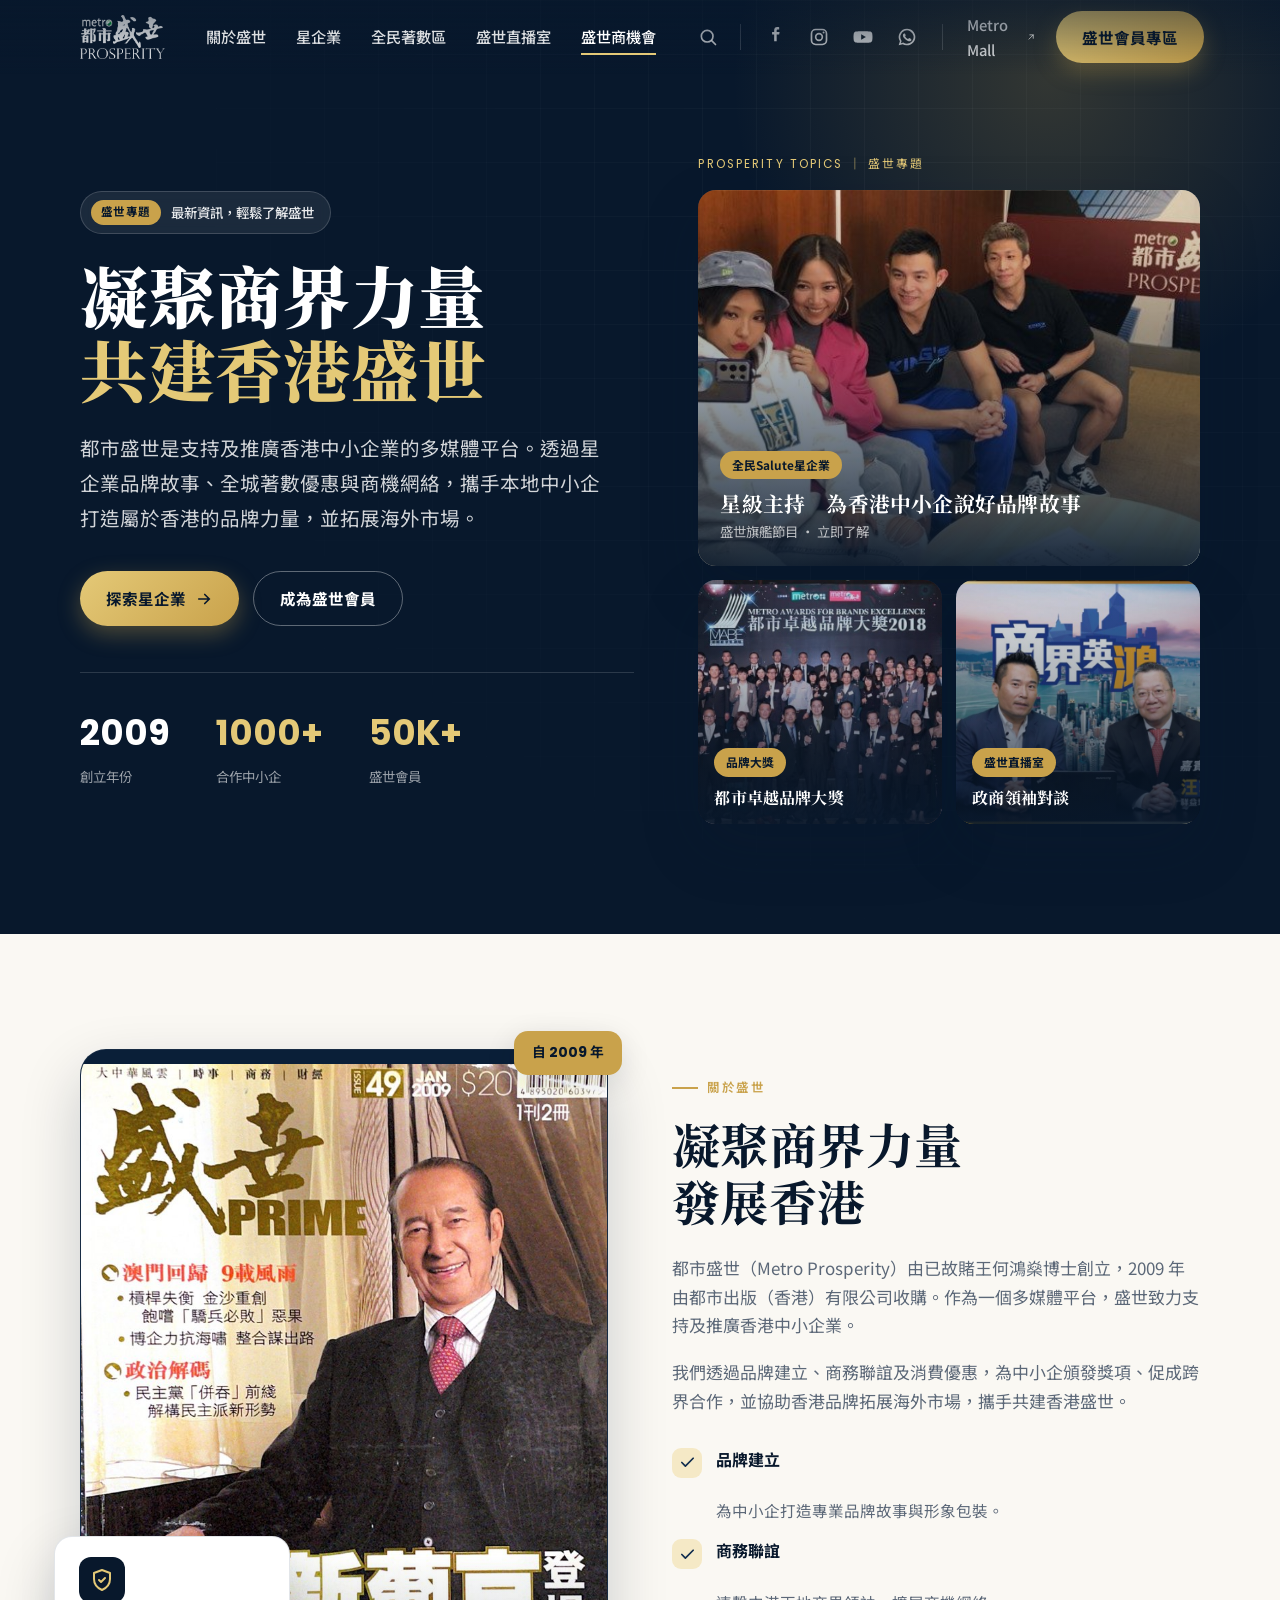
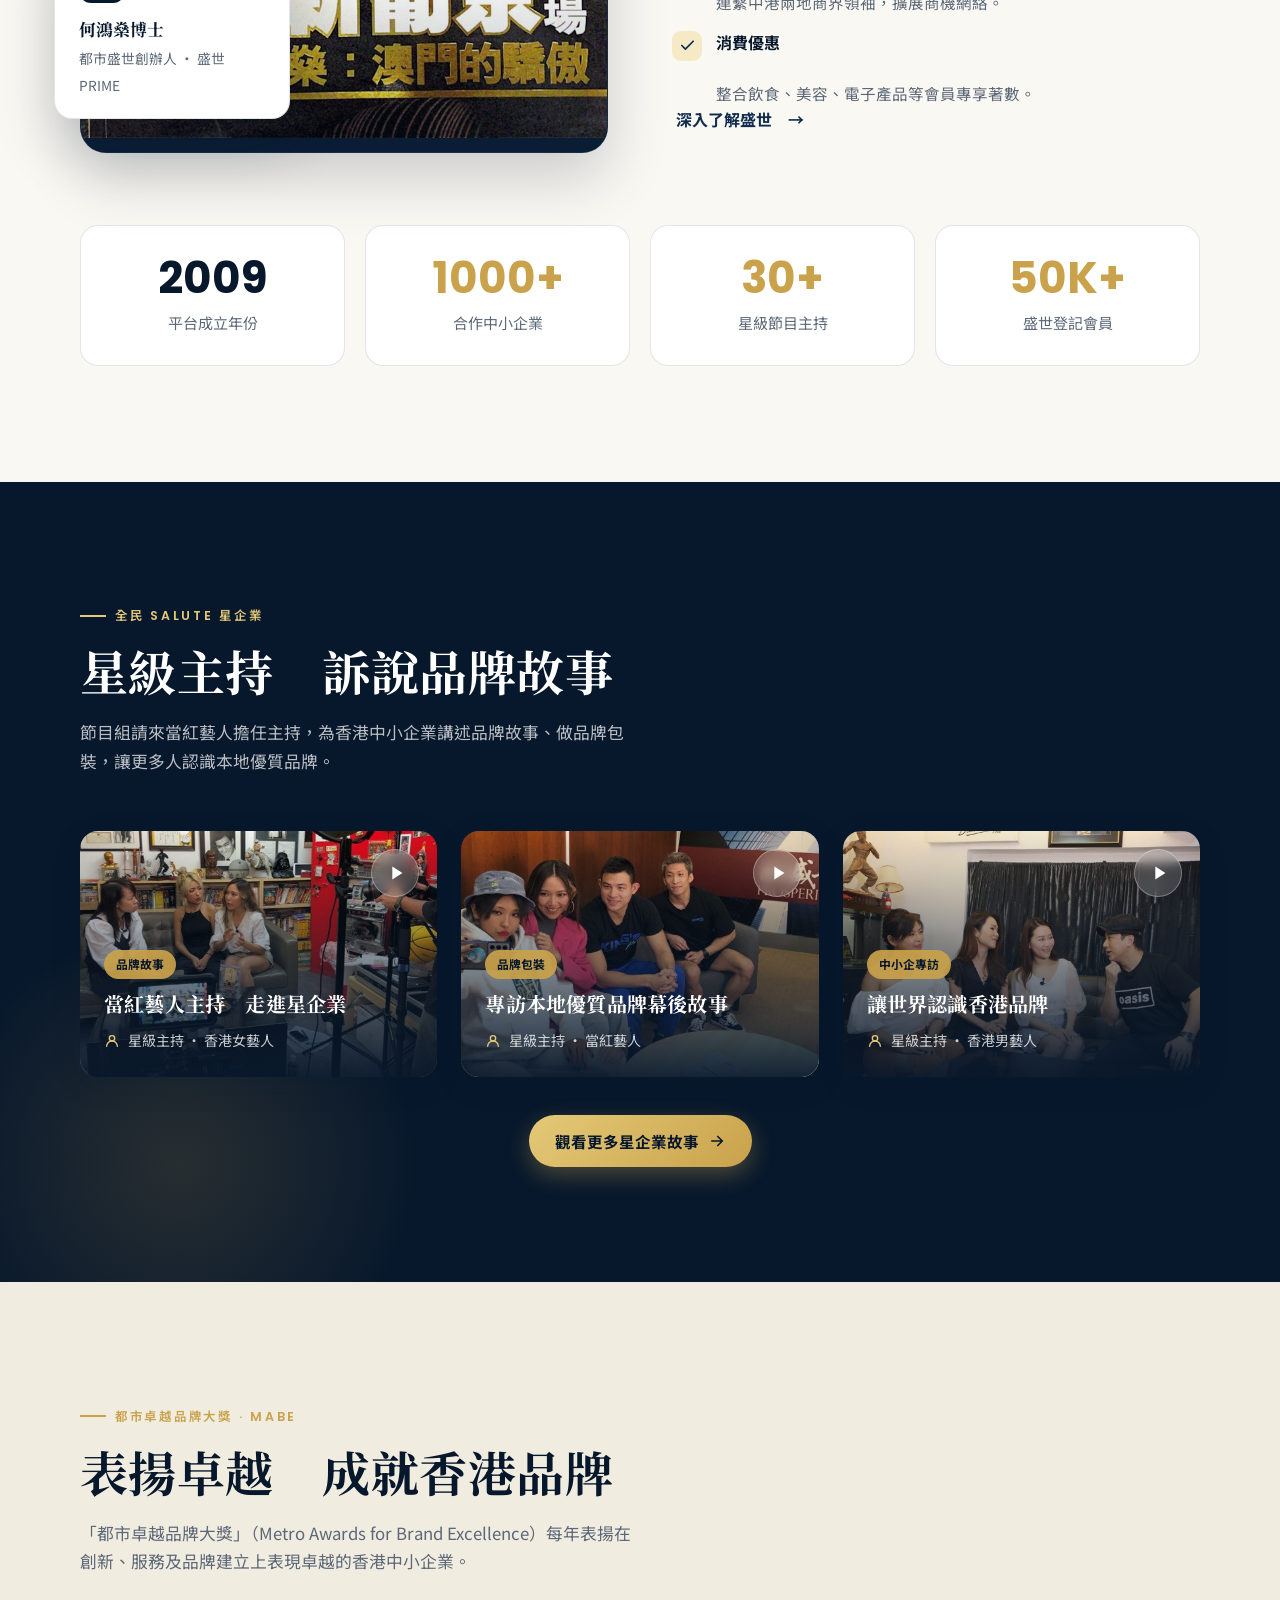
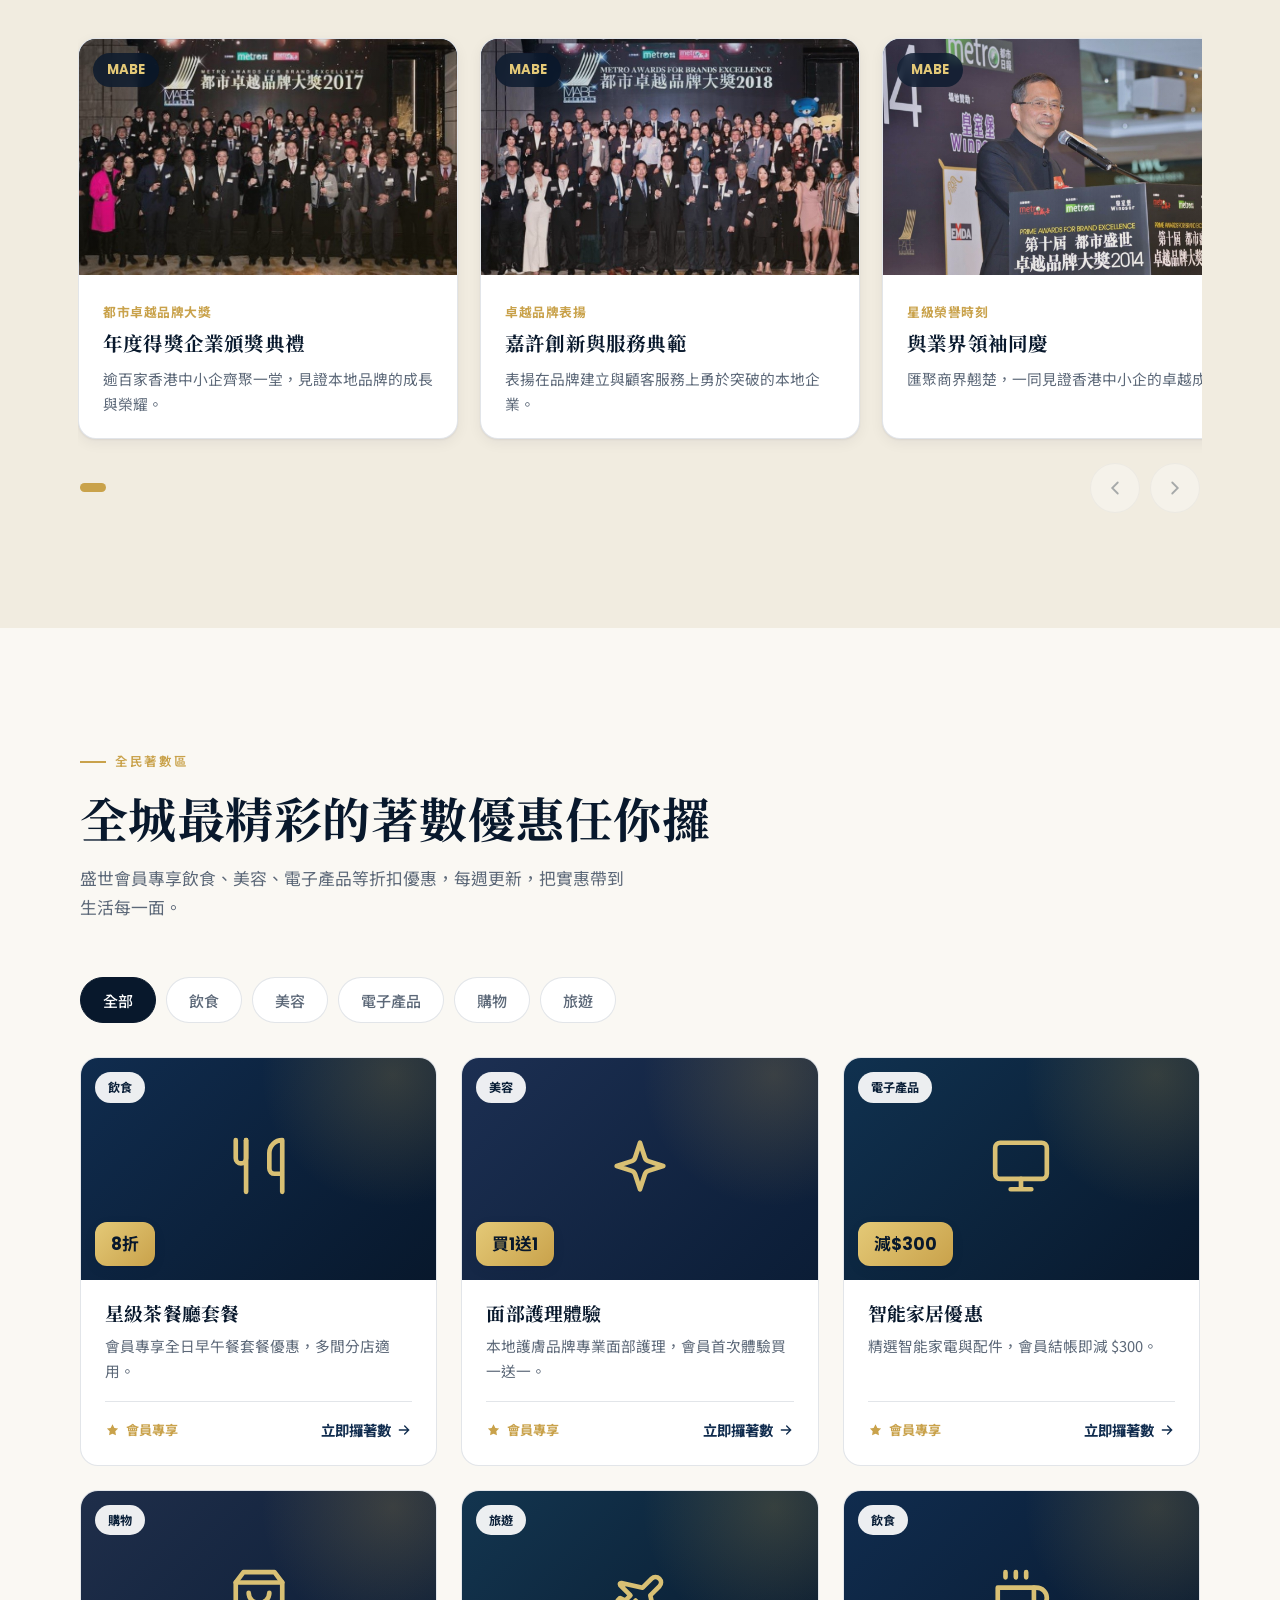
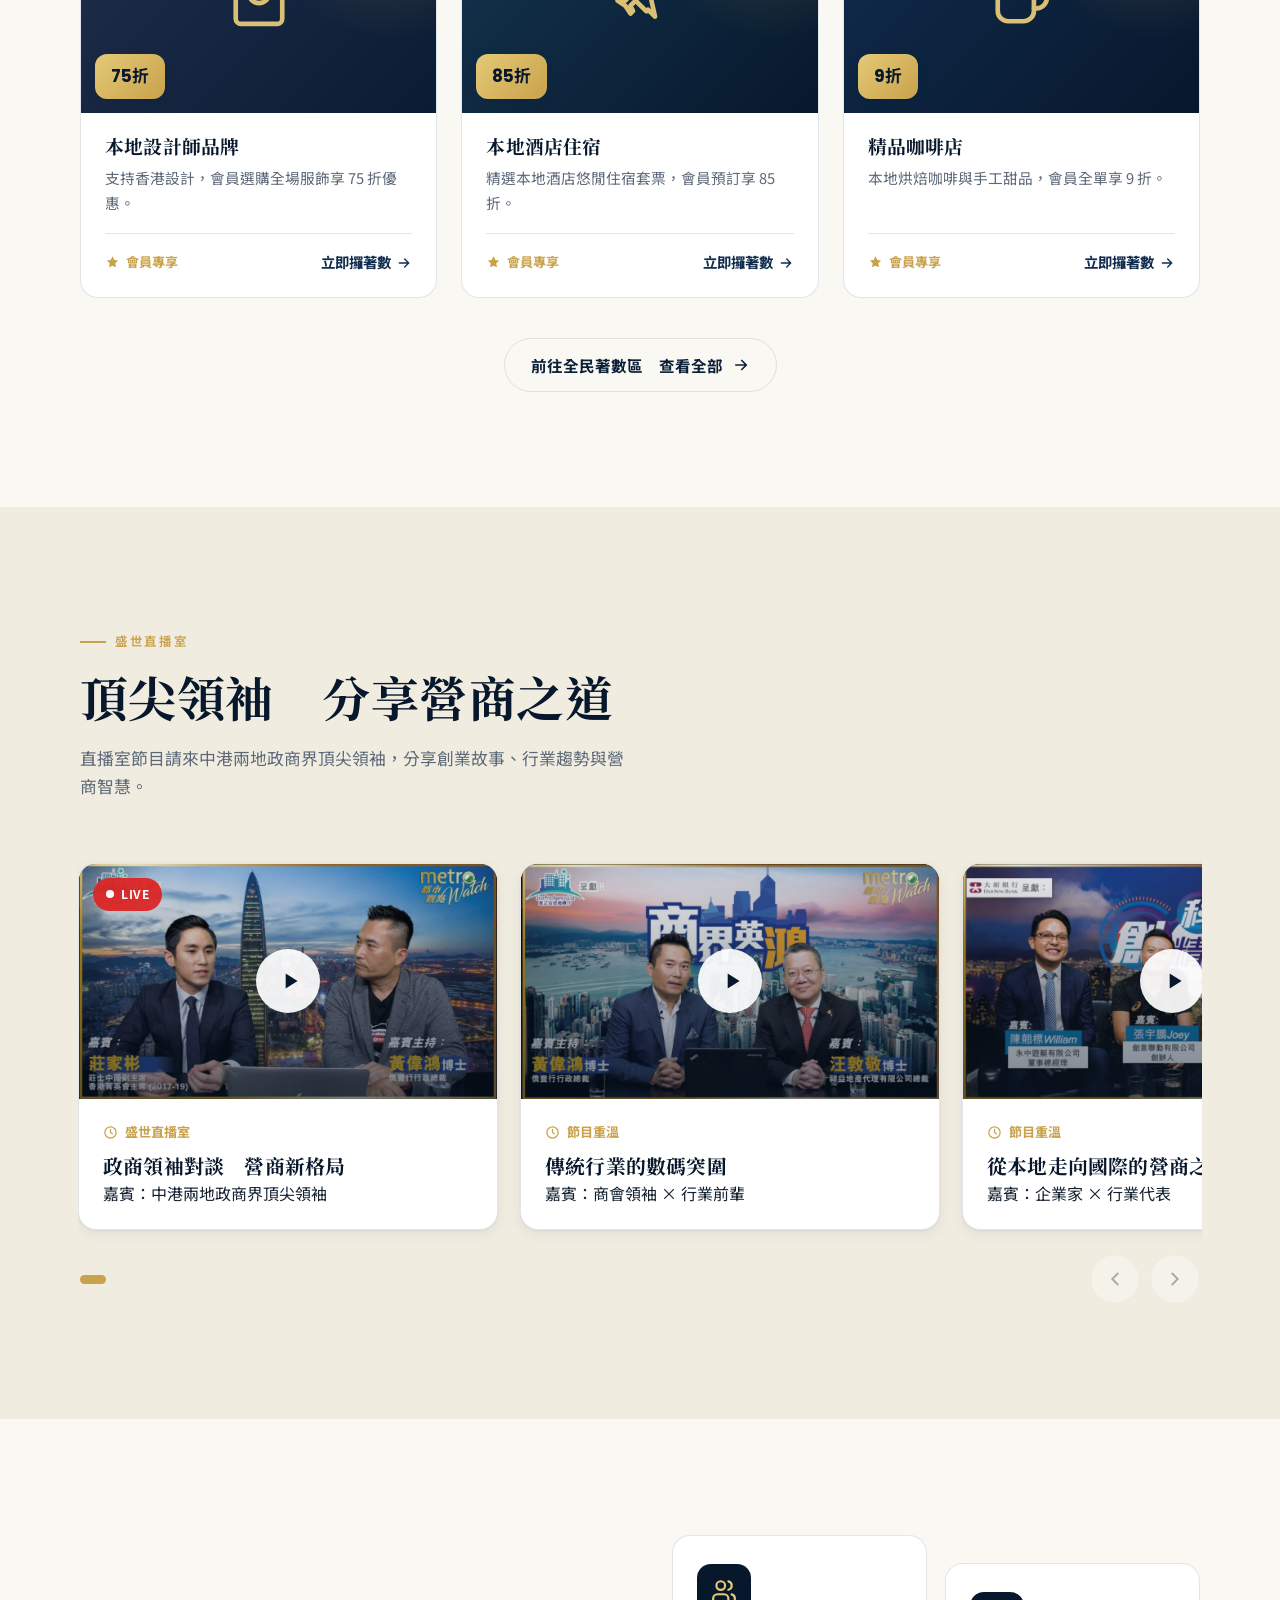
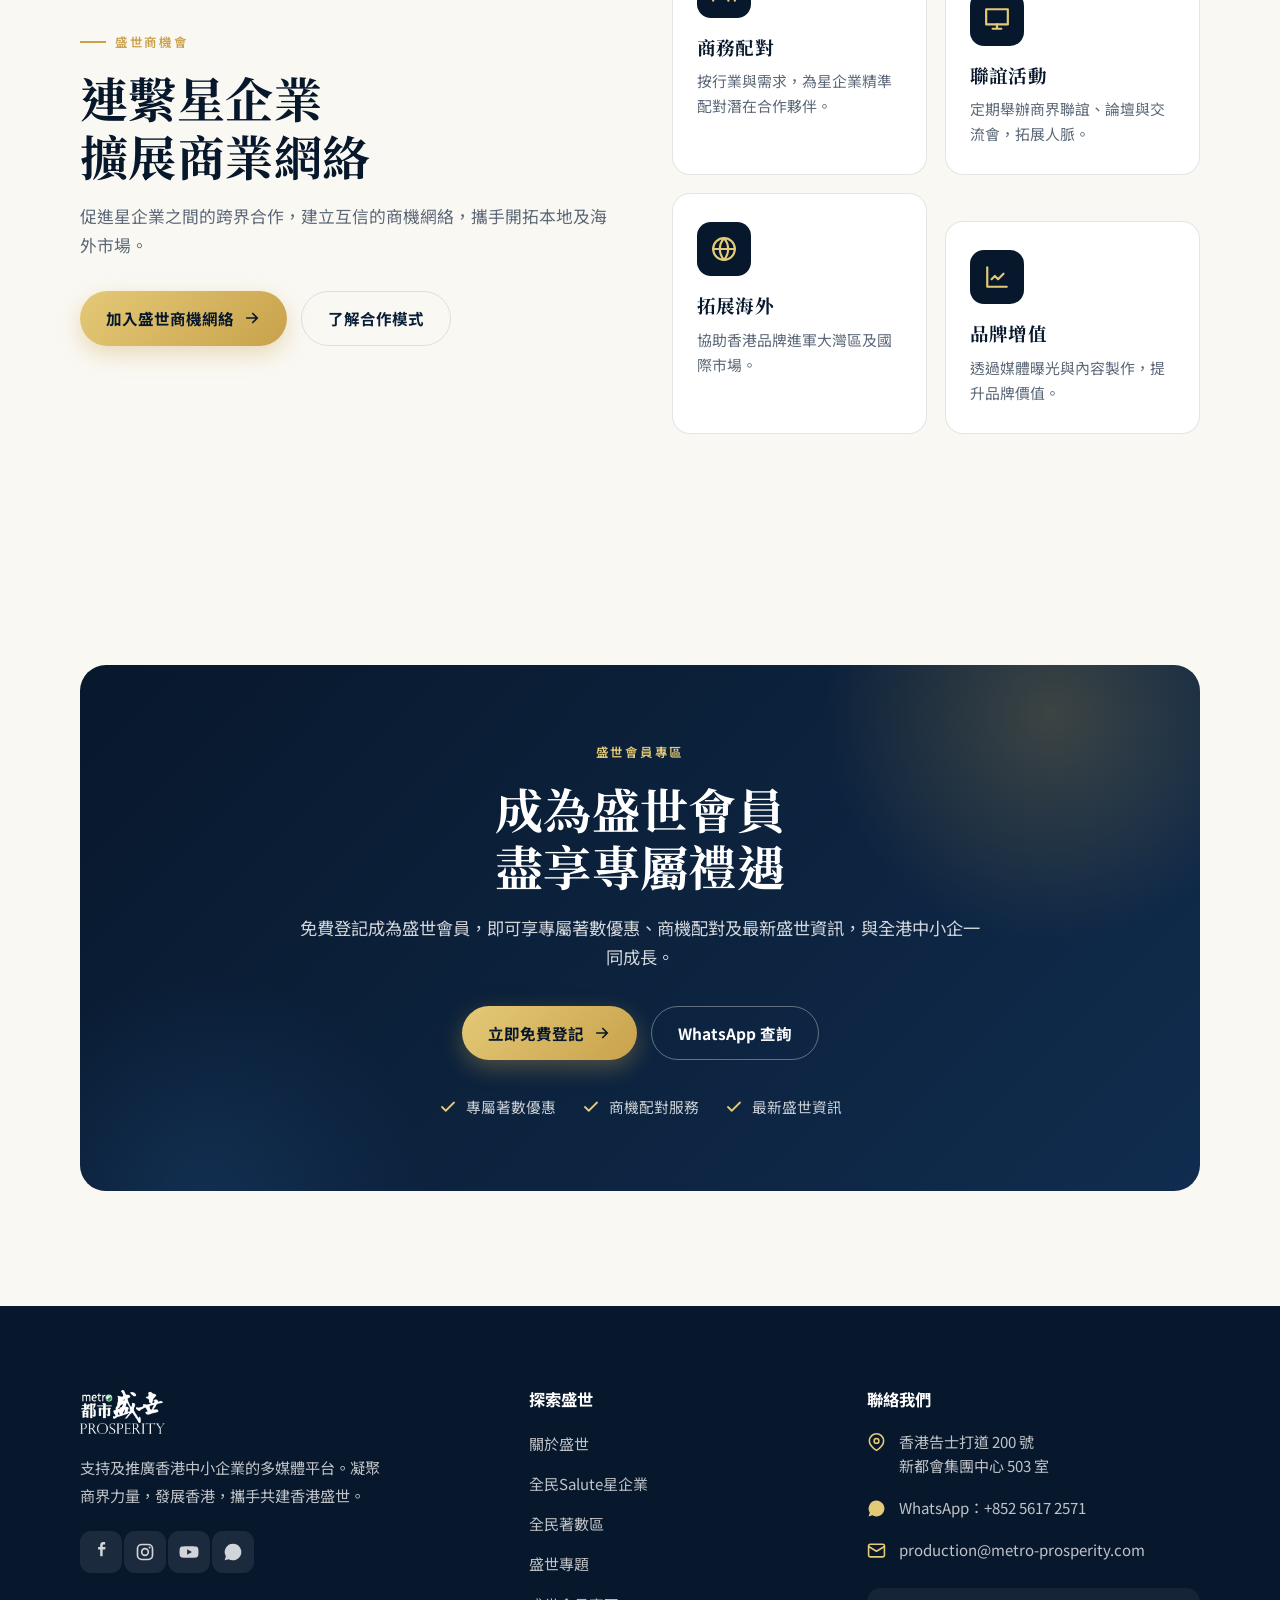
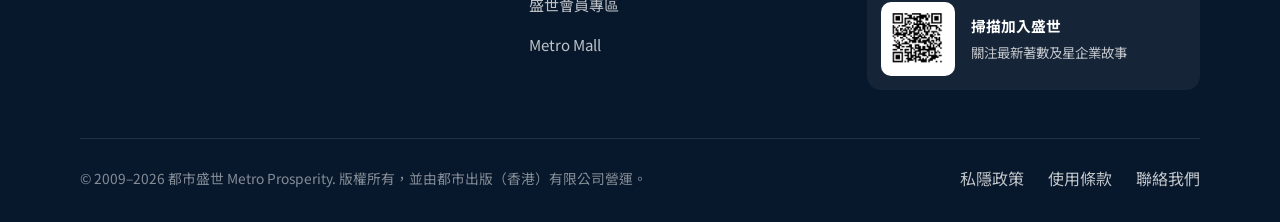
<file: index.html>
<!DOCTYPE html>
<html lang="zh-Hant">
<head>
<meta charset="UTF-8" />
<meta name="viewport" content="width=device-width, initial-scale=1, viewport-fit=cover" />
<meta name="theme-color" content="#0A1A2F" />
<title>都市盛世 Metro Prosperity ｜ 凝聚商界力量 共建香港盛世</title>
<meta name="description" content="都市盛世 Metro Prosperity 是支持及推廣香港中小企業的多媒體平台，透過全民Salute星企業品牌故事、全民著數優惠、盛世直播室與商機網絡，凝聚商界力量，發展香港。" />
<link rel="preconnect" href="https://fonts.googleapis.com" />
<link rel="preconnect" href="https://fonts.gstatic.com" crossorigin />
<link href="https://fonts.googleapis.com/css2?family=Noto+Sans+TC:wght@300;400;500;700;900&family=Noto+Serif+TC:wght@500;600;700;900&family=Poppins:wght@500;600;700&display=swap" rel="stylesheet" />
<link rel="stylesheet" href="assets/css/styles.css" />
</head>
<body>
<a class="skip-link" href="#main">跳至主要內容</a>

<!-- ============================= HEADER ============================= -->
<header class="site-header" id="header">
  <div class="container nav">
    <a class="brand" href="#home" aria-label="都市盛世 Metro Prosperity 首頁">
      <img class="brand-logo" src="assets/img/logo.png" alt="都市盛世 Metro Prosperity" width="180" height="44" />
    </a>
    <nav class="nav-links" aria-label="主要導覽">
      <a href="about.html">關於盛世</a>
      <a href="star-company.html">星企業</a>
      <a href="deals.html">全民著數區</a>
      <a href="#live">盛世直播室</a>
      <a href="#biz">盛世商機會</a>
    </nav>
    <div class="nav-right">
      <button class="icon-btn" id="searchOpen" aria-label="搜尋網站">
        <svg viewBox="0 0 24 24" fill="none" stroke="currentColor" stroke-width="2" stroke-linecap="round"><circle cx="11" cy="11" r="7"/><path d="m21 21-4.3-4.3"/></svg>
      </button>
      <span class="nav-divider"></span>
      <div class="socials" aria-label="社交媒體">
        <a class="icon-btn" href="https://www.facebook.com/MetroProsperity/" target="_blank" rel="noopener noreferrer" aria-label="Facebook"><svg viewBox="0 0 24 24" fill="currentColor"><path d="M14 9h3l.5-3H14V4.5c0-.9.3-1.5 1.6-1.5H17V.3C16.7.2 15.8 0 14.7 0 12.3 0 11 1.4 11 4v2H8.5v3H11v8h3z"/></svg></a>
        <a class="icon-btn" href="https://www.instagram.com/metroprosperity/" target="_blank" rel="noopener noreferrer" aria-label="Instagram"><svg viewBox="0 0 24 24" fill="none" stroke="currentColor" stroke-width="2"><rect x="3" y="3" width="18" height="18" rx="5"/><circle cx="12" cy="12" r="4"/><circle cx="17.5" cy="6.5" r="1.2" fill="currentColor" stroke="none"/></svg></a>
        <a class="icon-btn" href="https://www.youtube.com/channel/UCqIKnZtAQFmlDrozKTFHBTg" target="_blank" rel="noopener noreferrer" aria-label="YouTube"><svg viewBox="0 0 24 24" fill="currentColor"><path d="M23 7.5a3 3 0 0 0-2.1-2.1C19 5 12 5 12 5s-7 0-8.9.4A3 3 0 0 0 1 7.5 31 31 0 0 0 .6 12 31 31 0 0 0 1 16.5a3 3 0 0 0 2.1 2.1C5 19 12 19 12 19s7 0 8.9-.4a3 3 0 0 0 2.1-2.1A31 31 0 0 0 23.4 12 31 31 0 0 0 23 7.5zM9.8 15.3V8.7l5.7 3.3z"/></svg></a>
        <a class="icon-btn" href="https://wa.me/85256172571" target="_blank" rel="noopener noreferrer" aria-label="WhatsApp"><svg viewBox="0 0 24 24" fill="currentColor"><path d="M12 2a10 10 0 0 0-8.5 15.2L2 22l4.9-1.4A10 10 0 1 0 12 2zm0 18a8 8 0 0 1-4.1-1.1l-.3-.2-2.9.8.8-2.8-.2-.3A8 8 0 1 1 12 20zm4.4-6c-.2-.1-1.4-.7-1.6-.8s-.4-.1-.5.1-.6.8-.8 1-.3.1-.5 0a6.5 6.5 0 0 1-3.2-2.8c-.2-.4.2-.4.6-1.2.1-.2 0-.3 0-.5l-.7-1.7c-.2-.5-.4-.4-.5-.4h-.5a1 1 0 0 0-.7.3c-.3.3-.9.9-.9 2.1s.9 2.5 1 2.6 1.8 2.8 4.4 3.9c1.6.7 2.2.7 3 .6.5-.1 1.4-.6 1.6-1.1s.2-1 .1-1.1-.2-.2-.5-.3z"/></svg></a>
      </div>
      <span class="nav-divider"></span>
      <a class="mall-link" href="https://metro-mall.co/" target="_blank" rel="noopener noreferrer">Metro Mall <svg viewBox="0 0 24 24" fill="none" stroke="currentColor" stroke-width="2" stroke-linecap="round"><path d="M7 17 17 7M9 7h8v8"/></svg></a>
      <a class="btn btn-primary" href="https://metro-prosperity.com/metro-membership/" target="_blank" rel="noopener noreferrer">盛世會員專區</a>
      <button class="hamburger" id="menuOpen" aria-label="開啟選單" aria-expanded="false">
        <span></span><span></span><span></span>
      </button>
    </div>
  </div>
</header>

<!-- ============================= SEARCH OVERLAY (wired to WordPress ?s= search) ============================= -->
<div class="search-overlay" id="searchOverlay" role="dialog" aria-modal="true" aria-label="搜尋">
  <button class="search-close" id="searchClose" aria-label="關閉搜尋">
    <svg viewBox="0 0 24 24" fill="none" stroke="currentColor" stroke-width="2" stroke-linecap="round"><path d="M18 6 6 18M6 6l12 12"/></svg>
  </button>
  <div class="search-box">
    <label for="searchInput">搜尋盛世</label>
    <form class="search-field" id="searchForm" role="search" action="https://metro-prosperity.com/" method="get" target="_blank">
      <svg viewBox="0 0 24 24" fill="none" stroke="currentColor" stroke-width="2" stroke-linecap="round"><circle cx="11" cy="11" r="7"/><path d="m21 21-4.3-4.3"/></svg>
      <input id="searchInput" name="s" type="search" placeholder="搜尋星企業、著數優惠、盛世專題…" autocomplete="off" />
      <button type="submit">搜尋</button>
    </form>
    <div class="search-tags">
      <span>熱門搜尋：</span>
      <a href="https://metro-prosperity.com/?s=%E6%98%9F%E4%BC%81%E6%A5%AD" target="_blank" rel="noopener noreferrer">星企業</a>
      <a href="https://metro-prosperity.com/?s=%E8%91%97%E6%95%B8" target="_blank" rel="noopener noreferrer">著數優惠</a>
      <a href="https://metro-prosperity.com/?s=%E7%9B%9B%E4%B8%96%E5%B0%88%E9%A1%8C" target="_blank" rel="noopener noreferrer">盛世專題</a>
      <a href="https://metro-prosperity.com/metro-membership/" target="_blank" rel="noopener noreferrer">會員優惠</a>
    </div>
  </div>
</div>

<!-- ============================= MOBILE DRAWER ============================= -->
<div class="scrim" id="scrim"></div>
<aside class="drawer" id="drawer" aria-label="行動裝置選單" aria-hidden="true">
  <div class="drawer-top">
    <img class="brand-logo" src="assets/img/logo.png" alt="都市盛世 Metro Prosperity" width="180" height="44" />
    <button class="drawer-close" id="menuClose" aria-label="關閉選單">
      <svg viewBox="0 0 24 24" fill="none" stroke="currentColor" stroke-width="2" stroke-linecap="round"><path d="M18 6 6 18M6 6l12 12"/></svg>
    </button>
  </div>
  <nav class="drawer-links" aria-label="行動裝置主要導覽">
    <a href="#home">首頁<svg viewBox="0 0 24 24" fill="none" stroke="currentColor" stroke-width="2" stroke-linecap="round"><path d="m9 6 6 6-6 6"/></svg></a>
    <a href="about.html">關於盛世<svg viewBox="0 0 24 24" fill="none" stroke="currentColor" stroke-width="2" stroke-linecap="round"><path d="m9 6 6 6-6 6"/></svg></a>
    <a href="star-company.html">全民Salute星企業<svg viewBox="0 0 24 24" fill="none" stroke="currentColor" stroke-width="2" stroke-linecap="round"><path d="m9 6 6 6-6 6"/></svg></a>
    <a href="deals.html">全民著數區<svg viewBox="0 0 24 24" fill="none" stroke="currentColor" stroke-width="2" stroke-linecap="round"><path d="m9 6 6 6-6 6"/></svg></a>
    <a href="#live">盛世直播室<svg viewBox="0 0 24 24" fill="none" stroke="currentColor" stroke-width="2" stroke-linecap="round"><path d="m9 6 6 6-6 6"/></svg></a>
    <a href="#biz">盛世商機會<svg viewBox="0 0 24 24" fill="none" stroke="currentColor" stroke-width="2" stroke-linecap="round"><path d="m9 6 6 6-6 6"/></svg></a>
    <a href="https://metro-mall.co/" target="_blank" rel="noopener noreferrer">Metro Mall<svg viewBox="0 0 24 24" fill="none" stroke="currentColor" stroke-width="2" stroke-linecap="round"><path d="M7 17 17 7M9 7h8v8"/></svg></a>
  </nav>
  <a class="btn btn-primary" href="https://metro-prosperity.com/metro-membership/" target="_blank" rel="noopener noreferrer">盛世會員專區</a>
  <div class="drawer-socials" aria-label="社交媒體">
    <a class="icon-btn" href="https://www.facebook.com/MetroProsperity/" target="_blank" rel="noopener noreferrer" aria-label="Facebook"><svg viewBox="0 0 24 24" fill="currentColor"><path d="M14 9h3l.5-3H14V4.5c0-.9.3-1.5 1.6-1.5H17V.3C16.7.2 15.8 0 14.7 0 12.3 0 11 1.4 11 4v2H8.5v3H11v8h3z"/></svg></a>
    <a class="icon-btn" href="https://www.instagram.com/metroprosperity/" target="_blank" rel="noopener noreferrer" aria-label="Instagram"><svg viewBox="0 0 24 24" fill="none" stroke="currentColor" stroke-width="2"><rect x="3" y="3" width="18" height="18" rx="5"/><circle cx="12" cy="12" r="4"/><circle cx="17.5" cy="6.5" r="1.2" fill="currentColor" stroke="none"/></svg></a>
    <a class="icon-btn" href="https://www.youtube.com/channel/UCqIKnZtAQFmlDrozKTFHBTg" target="_blank" rel="noopener noreferrer" aria-label="YouTube"><svg viewBox="0 0 24 24" fill="currentColor"><path d="M23 7.5a3 3 0 0 0-2.1-2.1C19 5 12 5 12 5s-7 0-8.9.4A3 3 0 0 0 1 7.5 31 31 0 0 0 .6 12 31 31 0 0 0 1 16.5a3 3 0 0 0 2.1 2.1C5 19 12 19 12 19s7 0 8.9-.4a3 3 0 0 0 2.1-2.1A31 31 0 0 0 23.4 12 31 31 0 0 0 23 7.5zM9.8 15.3V8.7l5.7 3.3z"/></svg></a>
    <a class="icon-btn" href="https://wa.me/85256172571" target="_blank" rel="noopener noreferrer" aria-label="WhatsApp"><svg viewBox="0 0 24 24" fill="currentColor"><path d="M12 2a10 10 0 0 0-8.5 15.2L2 22l4.9-1.4A10 10 0 1 0 12 2zm4.4 12c-.2-.1-1.4-.7-1.6-.8s-.4-.1-.5.1-.6.8-.8 1-.3.1-.5 0a6.5 6.5 0 0 1-3.2-2.8c-.2-.4.2-.4.6-1.2.1-.2 0-.3 0-.5l-.7-1.7c-.2-.5-.4-.4-.5-.4h-.5a1 1 0 0 0-.7.3c-.3.3-.9.9-.9 2.1s.9 2.5 1 2.6 1.8 2.8 4.4 3.9c1.6.7 2.2.7 3 .6.5-.1 1.4-.6 1.6-1.1s.2-1 .1-1.1-.2-.2-.5-.3z"/></svg></a>
  </div>
  <p class="drawer-tagline">凝聚商界力量，發展香港。<br/>支持及推廣香港中小企業的多媒體平台。</p>
</aside>

<main id="main">

<!-- ============================= HERO ============================= -->
<section class="hero" id="home">
  <div class="container hero-grid">
    <div class="hero-copy">
      <span class="hero-badge" data-reveal><b>盛世專題</b> 最新資訊，輕鬆了解盛世</span>
      <h1 data-reveal data-delay="1">凝聚商界力量<br/><span class="accent">共建香港盛世</span></h1>
      <p class="lead" data-reveal data-delay="2">都市盛世是支持及推廣香港中小企業的多媒體平台。透過星企業品牌故事、全城著數優惠與商機網絡，攜手本地中小企打造屬於香港的品牌力量，並拓展海外市場。</p>
      <div class="hero-cta" data-reveal data-delay="3">
        <a class="btn btn-primary" href="#star">探索星企業
          <svg viewBox="0 0 24 24" fill="none" stroke="currentColor" stroke-width="2.2" stroke-linecap="round"><path d="M5 12h14M13 6l6 6-6 6"/></svg>
        </a>
        <a class="btn btn-on-dark" href="https://metro-prosperity.com/metro-membership/" target="_blank" rel="noopener noreferrer">成為盛世會員</a>
      </div>
      <div class="hero-stats" data-reveal data-delay="3">
        <div><div class="num">2009</div><div class="lab">創立年份</div></div>
        <div><div class="num"><span data-count="1000">0</span><span>+</span></div><div class="lab">合作中小企</div></div>
        <div><div class="num"><span data-count="50">0</span><span>K+</span></div><div class="lab">盛世會員</div></div>
      </div>
    </div>
    <div class="hero-topics" data-reveal data-delay="2">
      <div class="topics-label">
        <span>Prosperity Topics ｜ 盛世專題</span>
      </div>
      <a class="topic-card feature" href="star-company.html">
        <span class="ph" style="background-image:url('assets/img/star-2.jpg')"></span>
        <span class="veil"></span>
        <span class="body">
          <span class="tag">全民Salute星企業</span>
          <h3>星級主持　為香港中小企說好品牌故事</h3>
          <span class="meta">盛世旗艦節目 · 立即了解</span>
        </span>
      </a>
      <div class="topic-mini">
        <a class="topic-card" href="#awards">
          <span class="ph" style="background-image:url('assets/img/award-2.jpg')"></span>
          <span class="veil"></span>
          <span class="body"><span class="tag">品牌大獎</span><h3>都市卓越品牌大獎</h3></span>
        </a>
        <a class="topic-card" href="#live">
          <span class="ph" style="background-image:url('assets/img/live-2.jpg')"></span>
          <span class="veil"></span>
          <span class="body"><span class="tag">盛世直播室</span><h3>政商領袖對談</h3></span>
        </a>
      </div>
    </div>
  </div>
</section>

<!-- ============================= ABOUT ============================= -->
<section class="section about" id="about">
  <div class="container about-grid">
    <div class="about-visual" data-reveal>
      <div class="frame">
        <span class="ph" style="background-image:url('assets/img/founder.jpg')"></span>
        <span class="duo"></span>
      </div>
      <span class="ribbon">自 2009 年</span>
      <div class="floater">
        <div class="badge"><svg viewBox="0 0 24 24" fill="none" stroke="currentColor" stroke-width="2" stroke-linecap="round" stroke-linejoin="round"><path d="M12 2 4 5v6c0 5 3.5 9 8 11 4.5-2 8-6 8-11V5z"/><path d="m9 12 2 2 4-4"/></svg></div>
        <b>何鴻燊博士</b>
        <span>都市盛世創辦人 · 盛世 PRIME</span>
      </div>
    </div>
    <div class="about-body">
      <div class="sec-head" data-reveal data-delay="1" style="margin-bottom:0">
        <span class="eyebrow">關於盛世</span>
        <h2 class="sec-title">凝聚商界力量<br/>發展香港</h2>
      </div>
      <p data-reveal data-delay="1">都市盛世（Metro Prosperity）由已故賭王何鴻燊博士創立，2009 年由都市出版（香港）有限公司收購。作為一個多媒體平台，盛世致力支持及推廣香港中小企業。</p>
      <p data-reveal data-delay="2">我們透過品牌建立、商務聯誼及消費優惠，為中小企頒發獎項、促成跨界合作，並協助香港品牌拓展海外市場，攜手共建香港盛世。</p>
      <ul class="about-mission">
        <li data-reveal data-delay="1"><span class="tick"><svg viewBox="0 0 24 24" fill="none" stroke="currentColor" stroke-width="2.4" stroke-linecap="round" stroke-linejoin="round"><path d="m20 6-11 11-5-5"/></svg></span><div><b>品牌建立</b><p>為中小企打造專業品牌故事與形象包裝。</p></div></li>
        <li data-reveal data-delay="2"><span class="tick"><svg viewBox="0 0 24 24" fill="none" stroke="currentColor" stroke-width="2.4" stroke-linecap="round" stroke-linejoin="round"><path d="m20 6-11 11-5-5"/></svg></span><div><b>商務聯誼</b><p>連繫中港兩地商界領袖，擴展商機網絡。</p></div></li>
        <li data-reveal data-delay="3"><span class="tick"><svg viewBox="0 0 24 24" fill="none" stroke="currentColor" stroke-width="2.4" stroke-linecap="round" stroke-linejoin="round"><path d="m20 6-11 11-5-5"/></svg></span><div><b>消費優惠</b><p>整合飲食、美容、電子產品等會員專享著數。</p></div></li>
      </ul>
      <a class="btn-ghost" href="about.html" data-reveal>深入了解盛世　<span class="arr">→</span></a>
    </div>
  </div>

  <div class="container">
    <div class="stats-strip">
      <div class="stat" data-reveal><div class="num">2009</div><div class="lab">平台成立年份</div></div>
      <div class="stat" data-reveal data-delay="1"><div class="num"><span data-count="1000">0</span><span>+</span></div><div class="lab">合作中小企業</div></div>
      <div class="stat" data-reveal data-delay="2"><div class="num"><span data-count="30">0</span><span>+</span></div><div class="lab">星級節目主持</div></div>
      <div class="stat" data-reveal data-delay="3"><div class="num"><span data-count="50">0</span><span>K+</span></div><div class="lab">盛世登記會員</div></div>
    </div>
  </div>
</section>

<!-- ============================= STAR ENTERPRISE ============================= -->
<section class="section star" id="star">
  <div class="container">
    <div class="sec-head" data-reveal>
      <span class="eyebrow">全民 Salute 星企業</span>
      <h2 class="sec-title">星級主持　訴說品牌故事</h2>
      <p class="sec-intro">節目組請來當紅藝人擔任主持，為香港中小企業講述品牌故事、做品牌包裝，讓更多人認識本地優質品牌。</p>
    </div>
    <div class="star-grid">
      <a class="episode" href="star-company.html" data-reveal>
        <span class="ph" style="background-image:url('assets/img/star-1.jpg')"></span>
        <span class="veil"></span>
        <span class="play"><svg viewBox="0 0 24 24" fill="currentColor"><path d="M8 5v14l11-7z"/></svg></span>
        <span class="body">
          <span class="tag">品牌故事</span>
          <h3>當紅藝人主持　走進星企業</h3>
          <span class="host"><svg viewBox="0 0 24 24" fill="none" stroke="currentColor" stroke-width="2"><circle cx="12" cy="8" r="4"/><path d="M4 20a8 8 0 0 1 16 0" stroke-linecap="round"/></svg>星級主持 · 香港女藝人</span>
        </span>
      </a>
      <a class="episode" href="star-company.html" data-reveal data-delay="1">
        <span class="ph" style="background-image:url('assets/img/star-2.jpg')"></span>
        <span class="veil"></span>
        <span class="play"><svg viewBox="0 0 24 24" fill="currentColor"><path d="M8 5v14l11-7z"/></svg></span>
        <span class="body">
          <span class="tag">品牌包裝</span>
          <h3>專訪本地優質品牌幕後故事</h3>
          <span class="host"><svg viewBox="0 0 24 24" fill="none" stroke="currentColor" stroke-width="2"><circle cx="12" cy="8" r="4"/><path d="M4 20a8 8 0 0 1 16 0" stroke-linecap="round"/></svg>星級主持 · 當紅藝人</span>
        </span>
      </a>
      <a class="episode" href="star-company.html" data-reveal data-delay="2">
        <span class="ph" style="background-image:url('assets/img/star-3.jpg')"></span>
        <span class="veil"></span>
        <span class="play"><svg viewBox="0 0 24 24" fill="currentColor"><path d="M8 5v14l11-7z"/></svg></span>
        <span class="body">
          <span class="tag">中小企專訪</span>
          <h3>讓世界認識香港品牌</h3>
          <span class="host"><svg viewBox="0 0 24 24" fill="none" stroke="currentColor" stroke-width="2"><circle cx="12" cy="8" r="4"/><path d="M4 20a8 8 0 0 1 16 0" stroke-linecap="round"/></svg>星級主持 · 香港男藝人</span>
        </span>
      </a>
    </div>
    <div class="star-foot" data-reveal>
      <a class="btn btn-primary" href="star-company.html">觀看更多星企業故事
        <svg viewBox="0 0 24 24" fill="none" stroke="currentColor" stroke-width="2.2" stroke-linecap="round"><path d="M5 12h14M13 6l6 6-6 6"/></svg>
      </a>
    </div>
  </div>
</section>

<!-- ============================= AWARDS CAROUSEL (都市卓越品牌大獎 / MABE) ============================= -->
<section class="section awards" id="awards">
  <div class="container">
    <div class="sec-head" data-reveal>
      <span class="eyebrow">都市卓越品牌大獎 · MABE</span>
      <h2 class="sec-title">表揚卓越　成就香港品牌</h2>
      <p class="sec-intro">「都市卓越品牌大獎」（Metro Awards for Brand Excellence）每年表揚在創新、服務及品牌建立上表現卓越的香港中小企業。</p>
    </div>
    <div class="carousel" data-carousel data-autoplay="6000">
      <div class="carousel-track" data-carousel-track>
        <article class="award-card">
          <div class="pic"><span class="ph" style="background-image:url('assets/img/award-1.jpg')"></span><span class="duo"></span><span class="yr">MABE</span></div>
          <div class="info"><span class="cat">都市卓越品牌大獎</span><h3>年度得獎企業頒獎典禮</h3><p>逾百家香港中小企齊聚一堂，見證本地品牌的成長與榮耀。</p></div>
        </article>
        <article class="award-card">
          <div class="pic"><span class="ph" style="background-image:url('assets/img/award-2.jpg')"></span><span class="duo"></span><span class="yr">MABE</span></div>
          <div class="info"><span class="cat">卓越品牌表揚</span><h3>嘉許創新與服務典範</h3><p>表揚在品牌建立與顧客服務上勇於突破的本地企業。</p></div>
        </article>
        <article class="award-card">
          <div class="pic"><span class="ph" style="background-image:url('assets/img/award-3.jpg')"></span><span class="duo"></span><span class="yr">MABE</span></div>
          <div class="info"><span class="cat">星級榮譽時刻</span><h3>與業界領袖同慶</h3><p>匯聚商界翹楚，一同見證香港中小企的卓越成就。</p></div>
        </article>
      </div>
      <div class="carousel-nav">
        <div class="carousel-dots" data-carousel-dots></div>
        <div class="carousel-arrows">
          <button class="car-arrow" data-carousel-prev aria-label="上一張"><svg viewBox="0 0 24 24" fill="none" stroke="currentColor" stroke-width="2" stroke-linecap="round"><path d="m15 18-6-6 6-6"/></svg></button>
          <button class="car-arrow" data-carousel-next aria-label="下一張"><svg viewBox="0 0 24 24" fill="none" stroke="currentColor" stroke-width="2" stroke-linecap="round"><path d="m9 6 6 6-6 6"/></svg></button>
        </div>
      </div>
    </div>
  </div>
</section>

<!-- ============================= CITY DEALS ============================= -->
<section class="section deals" id="deals">
  <div class="container">
    <div class="sec-head" data-reveal>
      <span class="eyebrow">全民著數區</span>
      <h2 class="sec-title">全城最精彩的著數優惠任你攞</h2>
      <p class="sec-intro">盛世會員專享飲食、美容、電子產品等折扣優惠，每週更新，把實惠帶到生活每一面。</p>
    </div>
    <div class="deal-filters" data-filterbar data-target="#dealsGrid" role="tablist" aria-label="著數分類">
      <button class="active" data-filter="all">全部</button>
      <button data-filter="food">飲食</button>
      <button data-filter="beauty">美容</button>
      <button data-filter="tech">電子產品</button>
      <button data-filter="shop">購物</button>
      <button data-filter="travel">旅遊</button>
    </div>
    <div class="deals-grid" id="dealsGrid">
      <article class="deal" data-category="food" data-reveal>
        <div class="pic"><span class="deal-ic"><svg viewBox="0 0 24 24" fill="none" stroke="currentColor" stroke-width="1.8" stroke-linecap="round" stroke-linejoin="round"><path d="M3 2v7c0 1.1.9 2 2 2a2 2 0 0 0 2-2V2"/><path d="M7 2v20"/><path d="M21 15V2a5 5 0 0 0-5 5v6c0 1.1.9 2 2 2h3Zm0 0v7"/></svg></span><span class="cat-chip">飲食</span><span class="pct">8折</span></div>
        <div class="info"><h3>星級茶餐廳套餐</h3><p>會員專享全日早午餐套餐優惠，多間分店適用。</p>
          <div class="row"><span class="member"><svg viewBox="0 0 24 24" fill="currentColor"><path d="m12 2 3 6 6 .9-4.5 4.3 1 6.3L12 17l-5.5 2.5 1-6.3L3 8.9 9 8z"/></svg>會員專享</span>
          <a class="grab" href="deals.html">立即攞著數<svg viewBox="0 0 24 24" fill="none" stroke="currentColor" stroke-width="2" stroke-linecap="round"><path d="M5 12h14M13 6l6 6-6 6"/></svg></a></div></div>
      </article>
      <article class="deal" data-category="beauty" data-reveal data-delay="1">
        <div class="pic"><span class="deal-ic"><svg viewBox="0 0 24 24" fill="none" stroke="currentColor" stroke-width="1.8" stroke-linecap="round" stroke-linejoin="round"><path d="m12 3 1.9 5.8a2 2 0 0 0 1.3 1.3L21 12l-5.8 1.9a2 2 0 0 0-1.3 1.3L12 21l-1.9-5.8a2 2 0 0 0-1.3-1.3L3 12l5.8-1.9a2 2 0 0 0 1.3-1.3z"/></svg></span><span class="cat-chip">美容</span><span class="pct">買1送1</span></div>
        <div class="info"><h3>面部護理體驗</h3><p>本地護膚品牌專業面部護理，會員首次體驗買一送一。</p>
          <div class="row"><span class="member"><svg viewBox="0 0 24 24" fill="currentColor"><path d="m12 2 3 6 6 .9-4.5 4.3 1 6.3L12 17l-5.5 2.5 1-6.3L3 8.9 9 8z"/></svg>會員專享</span>
          <a class="grab" href="deals.html">立即攞著數<svg viewBox="0 0 24 24" fill="none" stroke="currentColor" stroke-width="2" stroke-linecap="round"><path d="M5 12h14M13 6l6 6-6 6"/></svg></a></div></div>
      </article>
      <article class="deal" data-category="tech" data-reveal data-delay="2">
        <div class="pic"><span class="deal-ic"><svg viewBox="0 0 24 24" fill="none" stroke="currentColor" stroke-width="1.8" stroke-linecap="round" stroke-linejoin="round"><rect x="2" y="3" width="20" height="14" rx="2"/><path d="M8 21h8M12 17v4"/></svg></span><span class="cat-chip">電子產品</span><span class="pct">減$300</span></div>
        <div class="info"><h3>智能家居優惠</h3><p>精選智能家電與配件，會員結帳即減 $300。</p>
          <div class="row"><span class="member"><svg viewBox="0 0 24 24" fill="currentColor"><path d="m12 2 3 6 6 .9-4.5 4.3 1 6.3L12 17l-5.5 2.5 1-6.3L3 8.9 9 8z"/></svg>會員專享</span>
          <a class="grab" href="deals.html">立即攞著數<svg viewBox="0 0 24 24" fill="none" stroke="currentColor" stroke-width="2" stroke-linecap="round"><path d="M5 12h14M13 6l6 6-6 6"/></svg></a></div></div>
      </article>
      <article class="deal" data-category="shop" data-reveal>
        <div class="pic"><span class="deal-ic"><svg viewBox="0 0 24 24" fill="none" stroke="currentColor" stroke-width="1.8" stroke-linecap="round" stroke-linejoin="round"><path d="M6 2 3 6v14a2 2 0 0 0 2 2h14a2 2 0 0 0 2-2V6l-3-4z"/><path d="M3 6h18"/><path d="M16 10a4 4 0 0 1-8 0"/></svg></span><span class="cat-chip">購物</span><span class="pct">75折</span></div>
        <div class="info"><h3>本地設計師品牌</h3><p>支持香港設計，會員選購全場服飾享 75 折優惠。</p>
          <div class="row"><span class="member"><svg viewBox="0 0 24 24" fill="currentColor"><path d="m12 2 3 6 6 .9-4.5 4.3 1 6.3L12 17l-5.5 2.5 1-6.3L3 8.9 9 8z"/></svg>會員專享</span>
          <a class="grab" href="deals.html">立即攞著數<svg viewBox="0 0 24 24" fill="none" stroke="currentColor" stroke-width="2" stroke-linecap="round"><path d="M5 12h14M13 6l6 6-6 6"/></svg></a></div></div>
      </article>
      <article class="deal" data-category="travel" data-reveal data-delay="1">
        <div class="pic"><span class="deal-ic"><svg viewBox="0 0 24 24" fill="none" stroke="currentColor" stroke-width="1.8" stroke-linecap="round" stroke-linejoin="round"><path d="M17.8 19.2 16 11l3.5-3.5a2.1 2.1 0 0 0-3-3L13 8 4.8 6.2a.5.5 0 0 0-.5.8l4 4-2 2-2-1-1 1 3 2 2 3 1-1-1-2 2-2 4 4a.5.5 0 0 0 .8-.5z"/></svg></span><span class="cat-chip">旅遊</span><span class="pct">85折</span></div>
        <div class="info"><h3>本地酒店住宿</h3><p>精選本地酒店悠閒住宿套票，會員預訂享 85 折。</p>
          <div class="row"><span class="member"><svg viewBox="0 0 24 24" fill="currentColor"><path d="m12 2 3 6 6 .9-4.5 4.3 1 6.3L12 17l-5.5 2.5 1-6.3L3 8.9 9 8z"/></svg>會員專享</span>
          <a class="grab" href="deals.html">立即攞著數<svg viewBox="0 0 24 24" fill="none" stroke="currentColor" stroke-width="2" stroke-linecap="round"><path d="M5 12h14M13 6l6 6-6 6"/></svg></a></div></div>
      </article>
      <article class="deal" data-category="food" data-reveal data-delay="2">
        <div class="pic"><span class="deal-ic"><svg viewBox="0 0 24 24" fill="none" stroke="currentColor" stroke-width="1.8" stroke-linecap="round" stroke-linejoin="round"><path d="M17 8h1a4 4 0 0 1 0 8h-1"/><path d="M3 8h14v9a4 4 0 0 1-4 4H7a4 4 0 0 1-4-4Z"/><path d="M6 2v2M10 2v2M14 2v2"/></svg></span><span class="cat-chip">飲食</span><span class="pct">9折</span></div>
        <div class="info"><h3>精品咖啡店</h3><p>本地烘焙咖啡與手工甜品，會員全單享 9 折。</p>
          <div class="row"><span class="member"><svg viewBox="0 0 24 24" fill="currentColor"><path d="m12 2 3 6 6 .9-4.5 4.3 1 6.3L12 17l-5.5 2.5 1-6.3L3 8.9 9 8z"/></svg>會員專享</span>
          <a class="grab" href="deals.html">立即攞著數<svg viewBox="0 0 24 24" fill="none" stroke="currentColor" stroke-width="2" stroke-linecap="round"><path d="M5 12h14M13 6l6 6-6 6"/></svg></a></div></div>
      </article>
    </div>
    <div class="deals-foot" data-reveal>
      <a class="btn btn-outline" href="deals.html">前往全民著數區　查看全部
        <svg viewBox="0 0 24 24" fill="none" stroke="currentColor" stroke-width="2.2" stroke-linecap="round"><path d="M5 12h14M13 6l6 6-6 6"/></svg>
      </a>
    </div>
  </div>
</section>

<!-- ============================= LIVE STUDIO ============================= -->
<section class="section live" id="live">
  <div class="container">
    <div class="sec-head" data-reveal>
      <span class="eyebrow">盛世直播室</span>
      <h2 class="sec-title">頂尖領袖　分享營商之道</h2>
      <p class="sec-intro">直播室節目請來中港兩地政商界頂尖領袖，分享創業故事、行業趨勢與營商智慧。</p>
    </div>
    <div class="carousel" data-carousel data-autoplay="7000">
      <div class="carousel-track" data-carousel-track>
        <a class="live-card" href="https://www.youtube.com/channel/UCqIKnZtAQFmlDrozKTFHBTg" target="_blank" rel="noopener noreferrer">
          <div class="pic"><span class="ph" style="background-image:url('assets/img/live-1.jpg')"></span><span class="veil"></span>
            <span class="live-tag"><span class="dot"></span>LIVE</span>
            <span class="play"><svg viewBox="0 0 24 24" fill="currentColor"><path d="M8 5v14l11-7z"/></svg></span></div>
          <div class="info"><span class="when"><svg viewBox="0 0 24 24" fill="none" stroke="currentColor" stroke-width="2"><circle cx="12" cy="12" r="9"/><path d="M12 7v5l3 2" stroke-linecap="round"/></svg>盛世直播室</span>
            <h3>政商領袖對談　營商新格局</h3><p>嘉賓：中港兩地政商界頂尖領袖</p></div>
        </a>
        <a class="live-card" href="https://www.youtube.com/channel/UCqIKnZtAQFmlDrozKTFHBTg" target="_blank" rel="noopener noreferrer">
          <div class="pic"><span class="ph" style="background-image:url('assets/img/live-2.jpg')"></span><span class="veil"></span>
            <span class="play"><svg viewBox="0 0 24 24" fill="currentColor"><path d="M8 5v14l11-7z"/></svg></span></div>
          <div class="info"><span class="when"><svg viewBox="0 0 24 24" fill="none" stroke="currentColor" stroke-width="2"><circle cx="12" cy="12" r="9"/><path d="M12 7v5l3 2" stroke-linecap="round"/></svg>節目重溫</span>
            <h3>傳統行業的數碼突圍</h3><p>嘉賓：商會領袖 × 行業前輩</p></div>
        </a>
        <a class="live-card" href="https://www.youtube.com/channel/UCqIKnZtAQFmlDrozKTFHBTg" target="_blank" rel="noopener noreferrer">
          <div class="pic"><span class="ph" style="background-image:url('assets/img/live-3.jpg')"></span><span class="veil"></span>
            <span class="play"><svg viewBox="0 0 24 24" fill="currentColor"><path d="M8 5v14l11-7z"/></svg></span></div>
          <div class="info"><span class="when"><svg viewBox="0 0 24 24" fill="none" stroke="currentColor" stroke-width="2"><circle cx="12" cy="12" r="9"/><path d="M12 7v5l3 2" stroke-linecap="round"/></svg>節目重溫</span>
            <h3>從本地走向國際的營商之道</h3><p>嘉賓：企業家 × 行業代表</p></div>
        </a>
      </div>
      <div class="carousel-nav">
        <div class="carousel-dots" data-carousel-dots></div>
        <div class="carousel-arrows">
          <button class="car-arrow" data-carousel-prev aria-label="上一段直播"><svg viewBox="0 0 24 24" fill="none" stroke="currentColor" stroke-width="2" stroke-linecap="round"><path d="m15 18-6-6 6-6"/></svg></button>
          <button class="car-arrow" data-carousel-next aria-label="下一段直播"><svg viewBox="0 0 24 24" fill="none" stroke="currentColor" stroke-width="2" stroke-linecap="round"><path d="m9 6 6 6-6 6"/></svg></button>
        </div>
      </div>
    </div>
  </div>
</section>

<!-- ============================= BUSINESS OPPORTUNITIES ============================= -->
<section class="section biz" id="biz">
  <div class="container biz-grid">
    <div class="biz-copy">
      <div class="sec-head" data-reveal style="margin-bottom:0">
        <span class="eyebrow">盛世商機會</span>
        <h2 class="sec-title">連繫星企業<br/>擴展商業網絡</h2>
        <p class="sec-intro">促進星企業之間的跨界合作，建立互信的商機網絡，攜手開拓本地及海外市場。</p>
      </div>
      <div class="hero-cta" data-reveal data-delay="1" style="margin-top:32px">
        <a class="btn btn-primary" href="https://metro-prosperity.com/metro-membership/" target="_blank" rel="noopener noreferrer">加入盛世商機網絡
          <svg viewBox="0 0 24 24" fill="none" stroke="currentColor" stroke-width="2.2" stroke-linecap="round"><path d="M5 12h14M13 6l6 6-6 6"/></svg>
        </a>
        <a class="btn btn-outline" href="#member">了解合作模式</a>
      </div>
    </div>
    <div class="biz-cards">
      <div class="bcard" data-reveal>
        <div class="ic"><svg viewBox="0 0 24 24" fill="none" stroke="currentColor" stroke-width="2" stroke-linecap="round" stroke-linejoin="round"><path d="M16 21v-2a4 4 0 0 0-4-4H6a4 4 0 0 0-4 4v2"/><circle cx="9" cy="7" r="4"/><path d="M22 21v-2a4 4 0 0 0-3-3.9"/><path d="M16 3.1a4 4 0 0 1 0 7.8"/></svg></div>
        <h3>商務配對</h3><p>按行業與需求，為星企業精準配對潛在合作夥伴。</p>
      </div>
      <div class="bcard" data-reveal data-delay="1">
        <div class="ic"><svg viewBox="0 0 24 24" fill="none" stroke="currentColor" stroke-width="2" stroke-linecap="round" stroke-linejoin="round"><path d="M2 3h20v14H2z"/><path d="M8 21h8M12 17v4"/></svg></div>
        <h3>聯誼活動</h3><p>定期舉辦商界聯誼、論壇與交流會，拓展人脈。</p>
      </div>
      <div class="bcard" data-reveal data-delay="2">
        <div class="ic"><svg viewBox="0 0 24 24" fill="none" stroke="currentColor" stroke-width="2" stroke-linecap="round" stroke-linejoin="round"><circle cx="12" cy="12" r="10"/><path d="M2 12h20M12 2a15 15 0 0 1 0 20 15 15 0 0 1 0-20"/></svg></div>
        <h3>拓展海外</h3><p>協助香港品牌進軍大灣區及國際市場。</p>
      </div>
      <div class="bcard" data-reveal data-delay="3">
        <div class="ic"><svg viewBox="0 0 24 24" fill="none" stroke="currentColor" stroke-width="2" stroke-linecap="round" stroke-linejoin="round"><path d="M3 3v18h18"/><path d="m7 14 3-3 3 3 5-5"/></svg></div>
        <h3>品牌增值</h3><p>透過媒體曝光與內容製作，提升品牌價值。</p>
      </div>
    </div>
  </div>
</section>

<!-- ============================= MEMBER CTA ============================= -->
<section class="section member" id="member">
  <div class="container">
    <div class="member-inner" data-reveal>
      <div class="inner">
        <span class="eyebrow">盛世會員專區</span>
        <h2>成為盛世會員<br/>盡享專屬禮遇</h2>
        <p>免費登記成為盛世會員，即可享專屬著數優惠、商機配對及最新盛世資訊，與全港中小企一同成長。</p>
        <div class="member-cta">
          <a class="btn btn-primary" href="https://metro-prosperity.com/metro-membership/" target="_blank" rel="noopener noreferrer">立即免費登記
            <svg viewBox="0 0 24 24" fill="none" stroke="currentColor" stroke-width="2.2" stroke-linecap="round"><path d="M5 12h14M13 6l6 6-6 6"/></svg>
          </a>
          <a class="btn btn-on-dark" href="https://wa.me/85256172571" target="_blank" rel="noopener noreferrer">WhatsApp 查詢</a>
        </div>
        <ul class="member-perks">
          <li><svg viewBox="0 0 24 24" fill="none" stroke="currentColor" stroke-width="2.4" stroke-linecap="round" stroke-linejoin="round"><path d="m20 6-11 11-5-5"/></svg>專屬著數優惠</li>
          <li><svg viewBox="0 0 24 24" fill="none" stroke="currentColor" stroke-width="2.4" stroke-linecap="round" stroke-linejoin="round"><path d="m20 6-11 11-5-5"/></svg>商機配對服務</li>
          <li><svg viewBox="0 0 24 24" fill="none" stroke="currentColor" stroke-width="2.4" stroke-linecap="round" stroke-linejoin="round"><path d="m20 6-11 11-5-5"/></svg>最新盛世資訊</li>
        </ul>
      </div>
    </div>
  </div>
</section>

</main>

<!-- ============================= FOOTER ============================= -->
<footer class="site-footer">
  <div class="container">
    <div class="footer-grid">
      <div class="footer-brand">
        <a class="brand" href="#home"><img class="brand-logo" src="assets/img/logo.png" alt="都市盛世 Metro Prosperity" width="180" height="44" /></a>
        <p>支持及推廣香港中小企業的多媒體平台。凝聚商界力量，發展香港，攜手共建香港盛世。</p>
        <div class="socials">
          <a class="icon-btn" href="https://www.facebook.com/MetroProsperity/" target="_blank" rel="noopener noreferrer" aria-label="Facebook"><svg viewBox="0 0 24 24" fill="currentColor"><path d="M14 9h3l.5-3H14V4.5c0-.9.3-1.5 1.6-1.5H17V.3C16.7.2 15.8 0 14.7 0 12.3 0 11 1.4 11 4v2H8.5v3H11v8h3z"/></svg></a>
          <a class="icon-btn" href="https://www.instagram.com/metroprosperity/" target="_blank" rel="noopener noreferrer" aria-label="Instagram"><svg viewBox="0 0 24 24" fill="none" stroke="currentColor" stroke-width="2"><rect x="3" y="3" width="18" height="18" rx="5"/><circle cx="12" cy="12" r="4"/><circle cx="17.5" cy="6.5" r="1.2" fill="currentColor" stroke="none"/></svg></a>
          <a class="icon-btn" href="https://www.youtube.com/channel/UCqIKnZtAQFmlDrozKTFHBTg" target="_blank" rel="noopener noreferrer" aria-label="YouTube"><svg viewBox="0 0 24 24" fill="currentColor"><path d="M23 7.5a3 3 0 0 0-2.1-2.1C19 5 12 5 12 5s-7 0-8.9.4A3 3 0 0 0 1 7.5 31 31 0 0 0 .6 12 31 31 0 0 0 1 16.5a3 3 0 0 0 2.1 2.1C5 19 12 19 12 19s7 0 8.9-.4a3 3 0 0 0 2.1-2.1A31 31 0 0 0 23.4 12 31 31 0 0 0 23 7.5zM9.8 15.3V8.7l5.7 3.3z"/></svg></a>
          <a class="icon-btn" href="https://wa.me/85256172571" target="_blank" rel="noopener noreferrer" aria-label="WhatsApp"><svg viewBox="0 0 24 24" fill="currentColor"><path d="M12 2a10 10 0 0 0-8.5 15.2L2 22l4.9-1.4A10 10 0 1 0 12 2zm4.4 12c-.2-.1-1.4-.7-1.6-.8s-.4-.1-.5.1-.6.8-.8 1-.3.1-.5 0a6.5 6.5 0 0 1-3.2-2.8c-.2-.4.2-.4.6-1.2.1-.2 0-.3 0-.5l-.7-1.7c-.2-.5-.4-.4-.5-.4h-.5a1 1 0 0 0-.7.3c-.3.3-.9.9-.9 2.1s.9 2.5 1 2.6 1.8 2.8 4.4 3.9c1.6.7 2.2.7 3 .6.5-.1 1.4-.6 1.6-1.1s.2-1 .1-1.1-.2-.2-.5-.3z"/></svg></a>
        </div>
      </div>
      <div class="footer-col">
        <h4>探索盛世</h4>
        <ul>
          <li><a href="about.html">關於盛世</a></li>
          <li><a href="star-company.html">全民Salute星企業</a></li>
          <li><a href="deals.html">全民著數區</a></li>
          <li><a href="https://metro-prosperity.com/prosperity-topics/" target="_blank" rel="noopener noreferrer">盛世專題</a></li>
          <li><a href="https://metro-prosperity.com/metro-membership/" target="_blank" rel="noopener noreferrer">盛世會員專區</a></li>
          <li><a href="https://metro-mall.co/" target="_blank" rel="noopener noreferrer">Metro Mall</a></li>
        </ul>
      </div>
      <div class="footer-col footer-contact">
        <h4>聯絡我們</h4>
        <div class="row"><svg viewBox="0 0 24 24" fill="none" stroke="currentColor" stroke-width="2" stroke-linecap="round" stroke-linejoin="round"><path d="M21 10c0 6-9 12-9 12s-9-6-9-12a9 9 0 0 1 18 0z"/><circle cx="12" cy="10" r="3"/></svg><span>香港告士打道 200 號<br/>新都會集團中心 503 室</span></div>
        <div class="row"><svg viewBox="0 0 24 24" fill="currentColor"><path d="M12 2a10 10 0 0 0-8.5 15.2L2 22l4.9-1.4A10 10 0 1 0 12 2z"/></svg><a href="https://wa.me/85256172571" target="_blank" rel="noopener noreferrer">WhatsApp：+852 5617 2571</a></div>
        <div class="row"><svg viewBox="0 0 24 24" fill="none" stroke="currentColor" stroke-width="2" stroke-linecap="round" stroke-linejoin="round"><rect x="2" y="4" width="20" height="16" rx="2"/><path d="m2 7 10 6 10-6"/></svg><a href="mailto:production@metro-prosperity.com">production@metro-prosperity.com</a></div>
        <div class="footer-qr">
          <div class="qr"><img src="assets/img/qrcode.png" alt="掃描加入都市盛世 QR Code" width="74" height="74" /></div>
          <div><b>掃描加入盛世</b><span>關注最新著數及星企業故事</span></div>
        </div>
      </div>
    </div>
    <div class="footer-bottom">
      <span class="copy">© 2009–2026 都市盛世 Metro Prosperity. 版權所有，並由都市出版（香港）有限公司營運。</span>
      <div class="links">
        <a href="https://metro-prosperity.com/privacy-policy/" target="_blank" rel="noopener noreferrer">私隱政策</a>
        <a href="https://metro-prosperity.com/terms-of-use/" target="_blank" rel="noopener noreferrer">使用條款</a>
        <a href="mailto:production@metro-prosperity.com">聯絡我們</a>
      </div>
    </div>
  </div>
</footer>

<button class="to-top" id="toTop" aria-label="返回頂部">
  <svg viewBox="0 0 24 24" fill="none" stroke="currentColor" stroke-width="2.2" stroke-linecap="round" stroke-linejoin="round"><path d="m18 15-6-6-6 6"/></svg>
</button>

<script src="assets/js/main.js"></script>
</body>
</html>
</file>
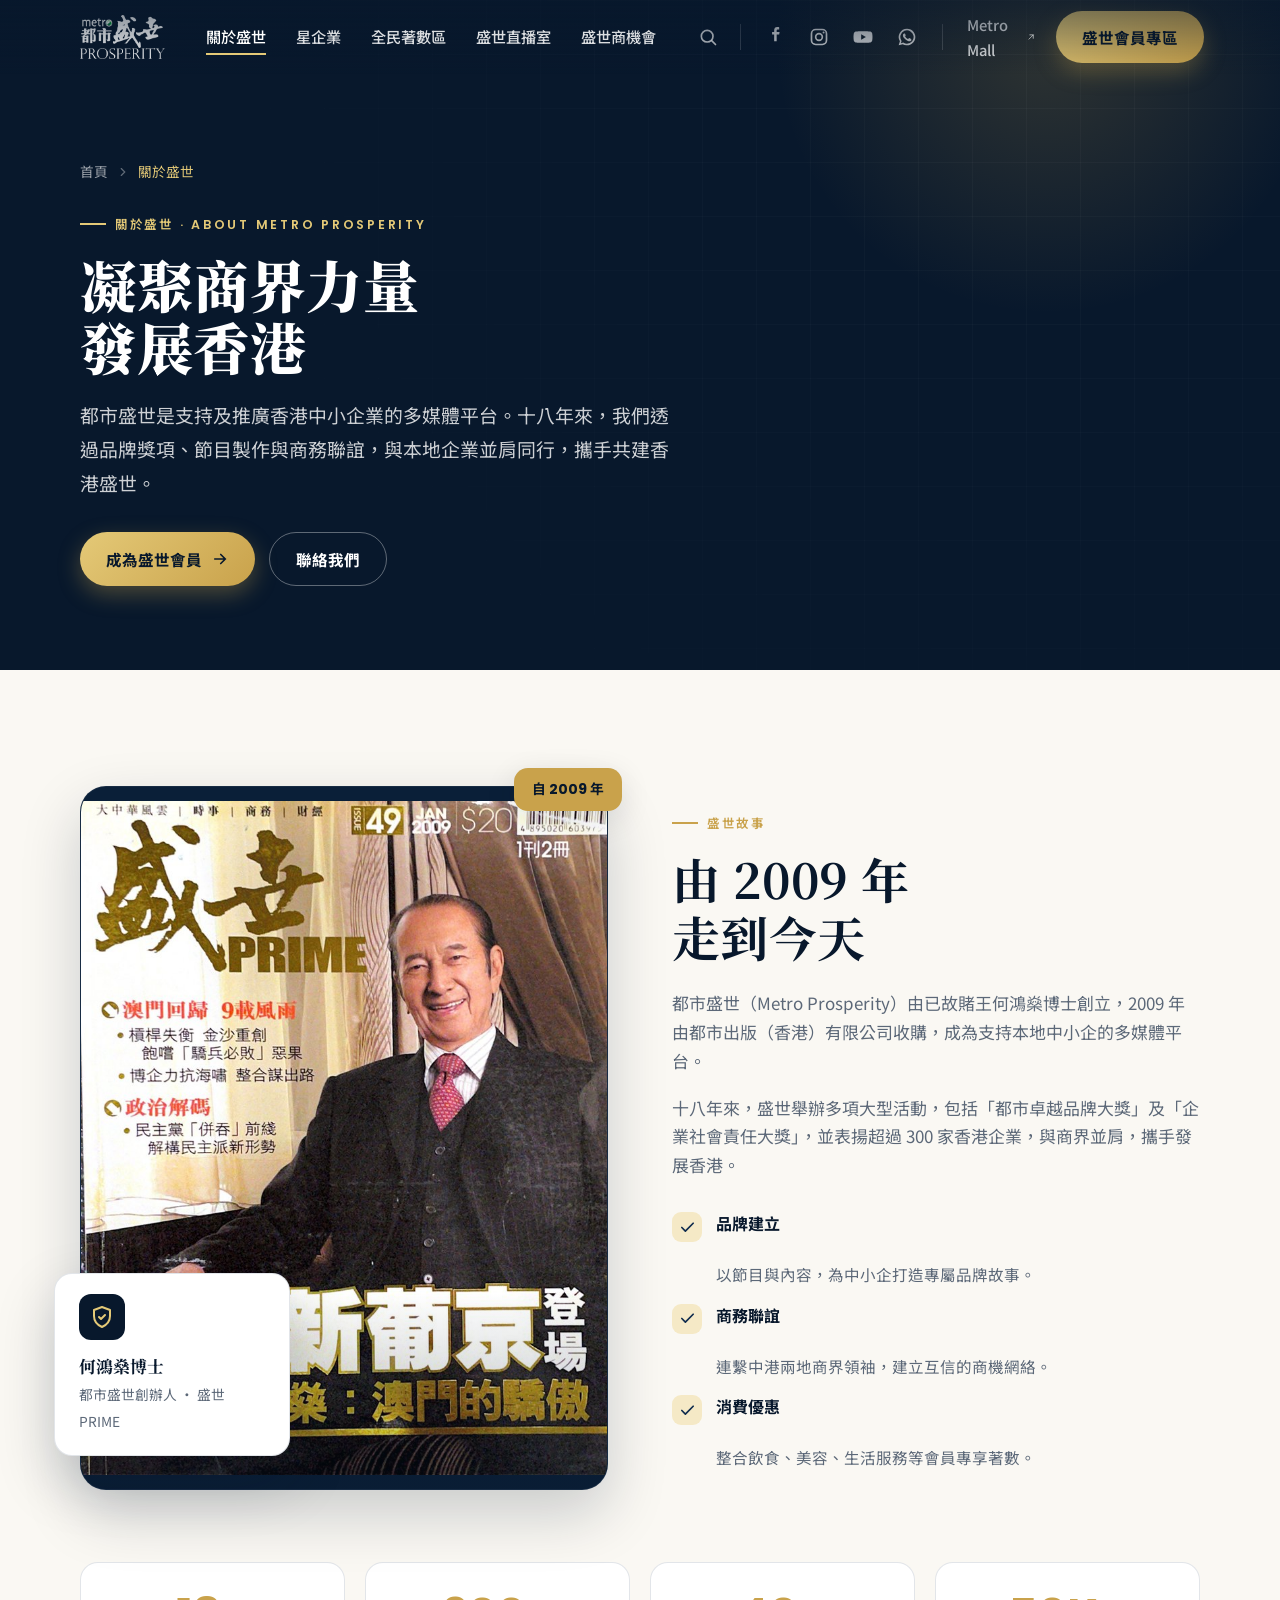
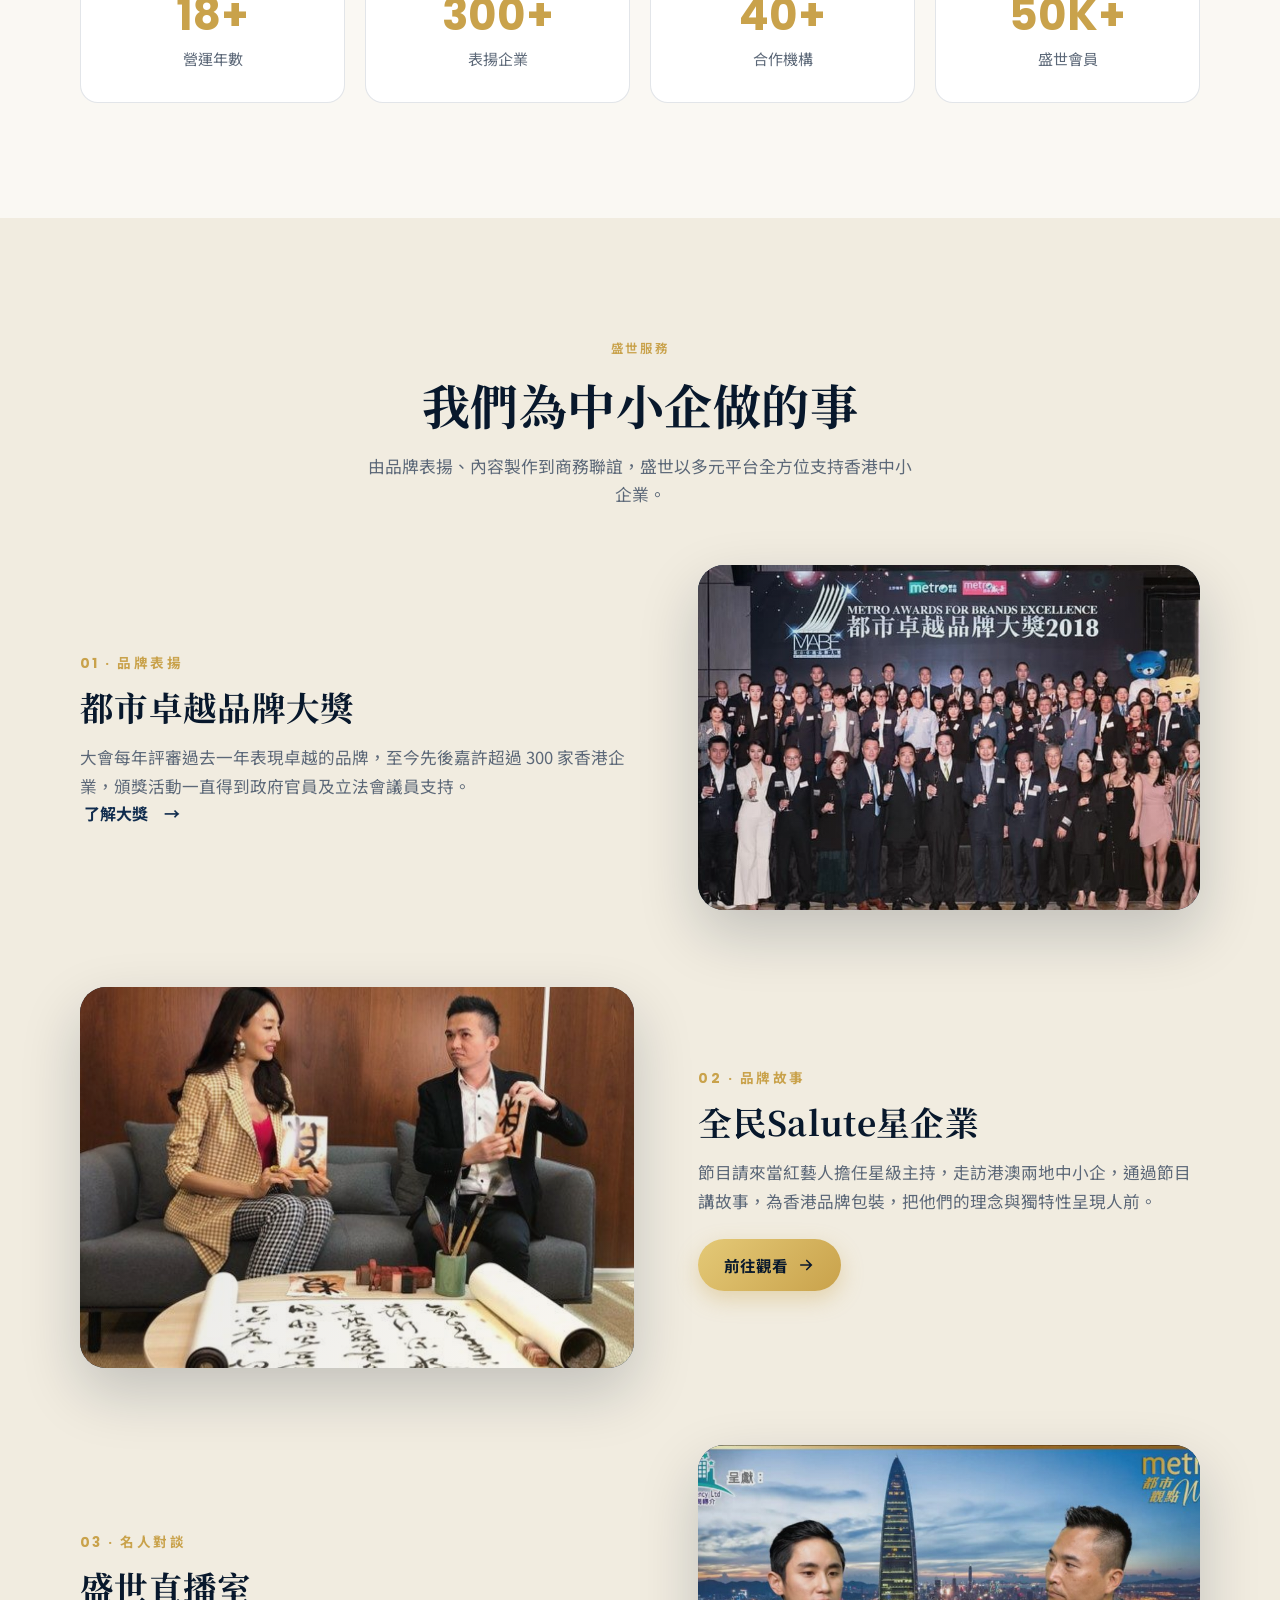
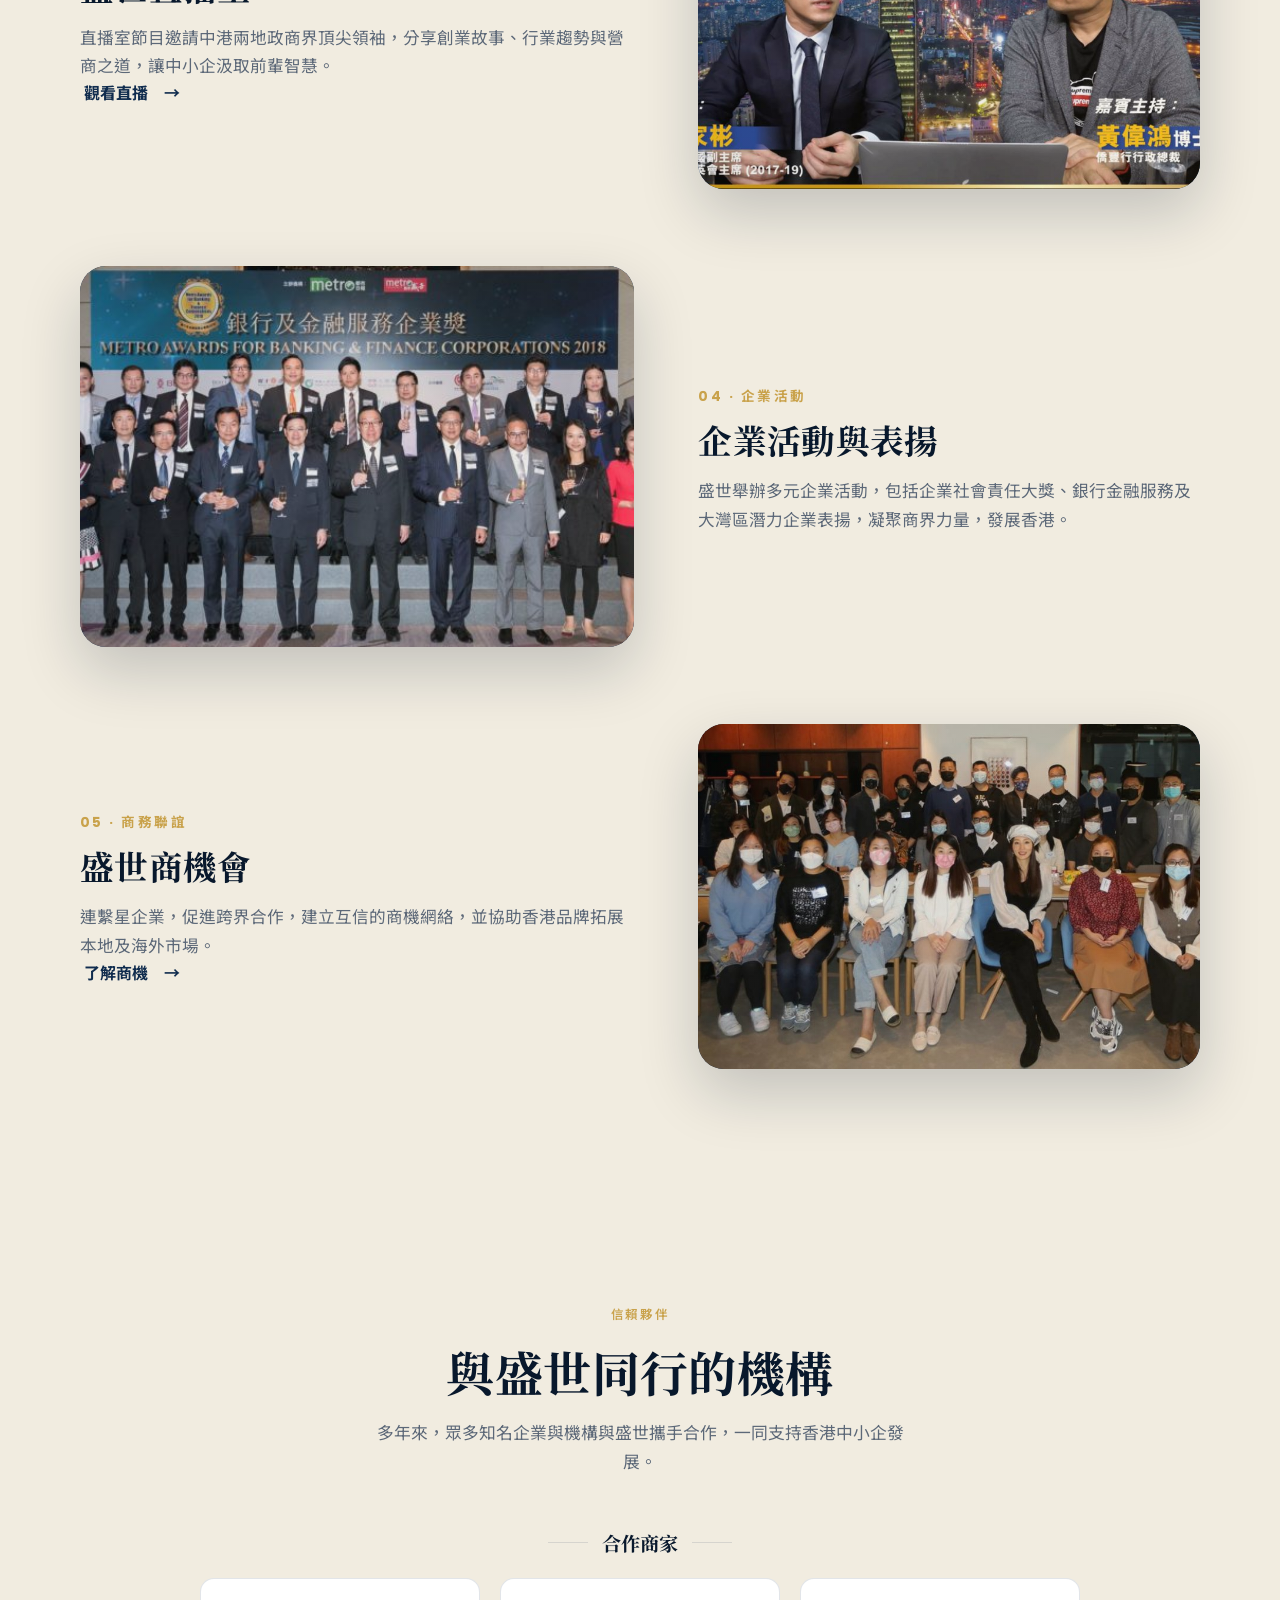
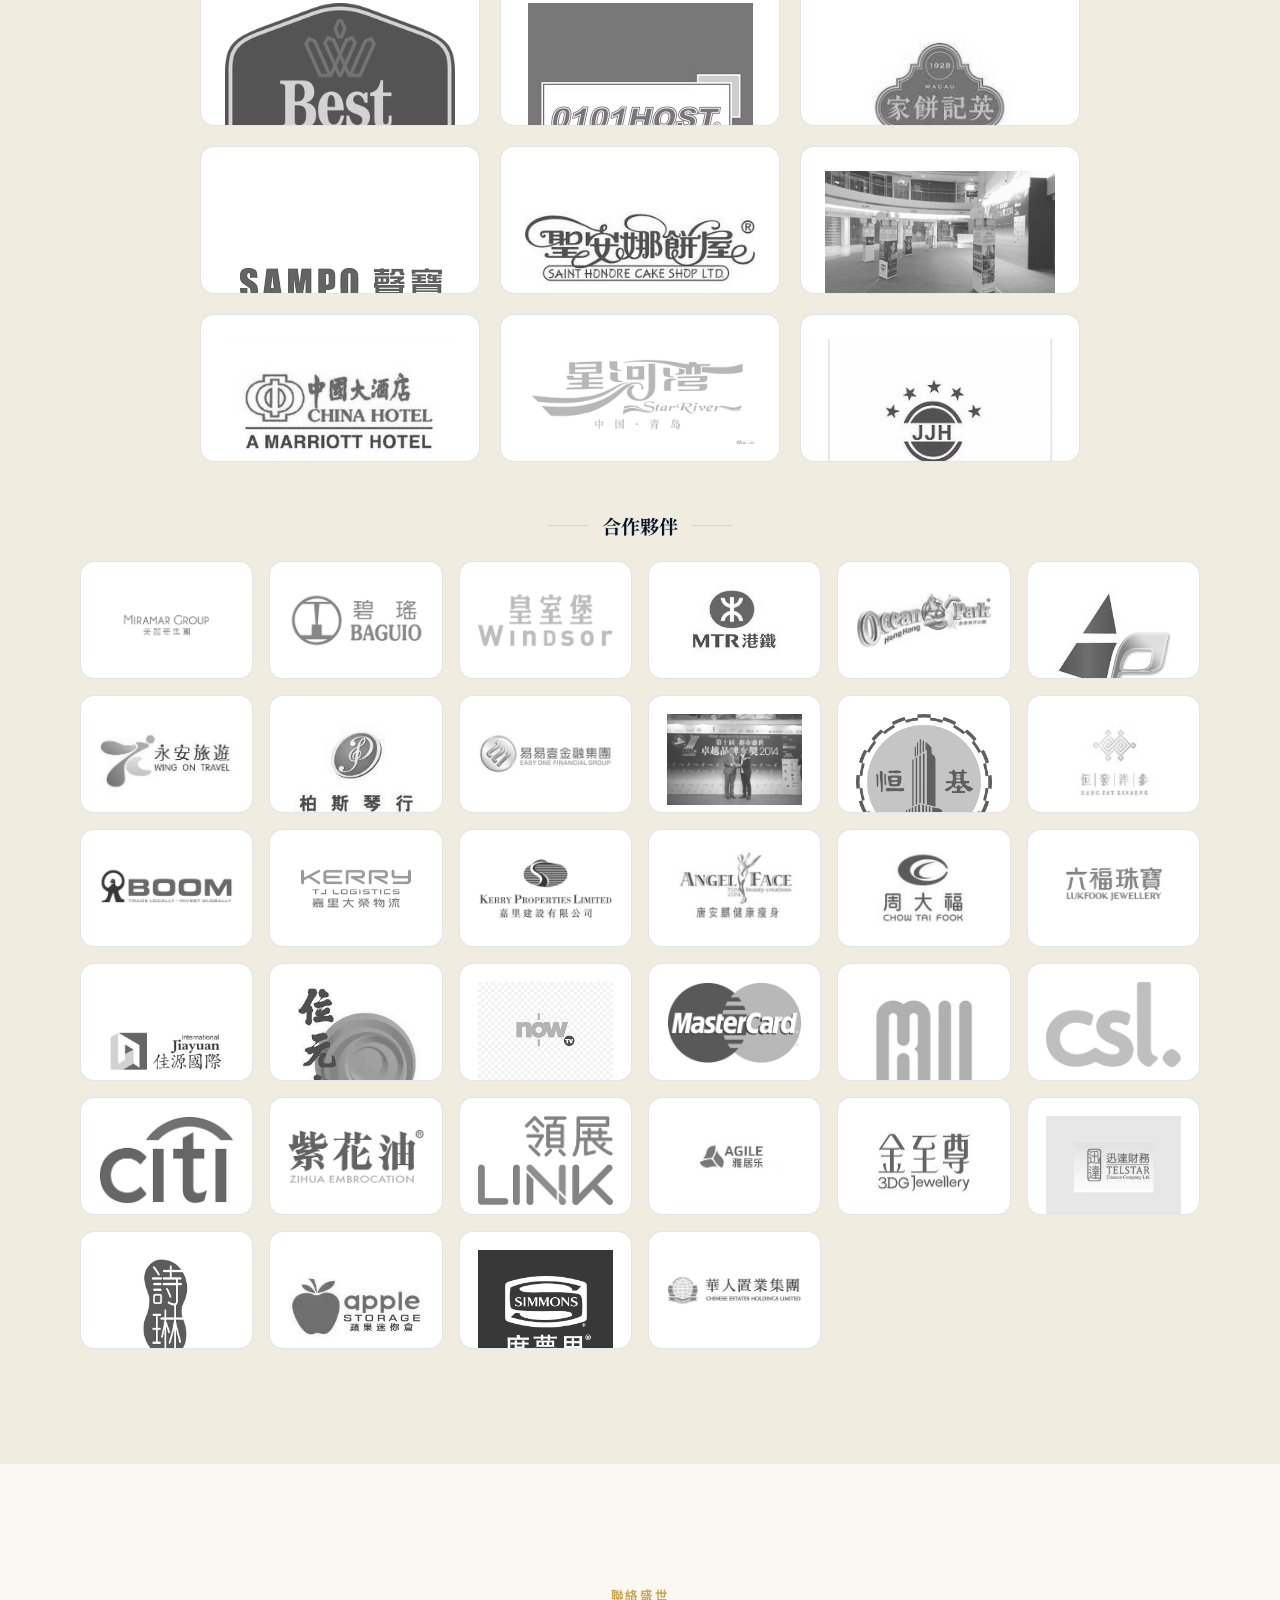
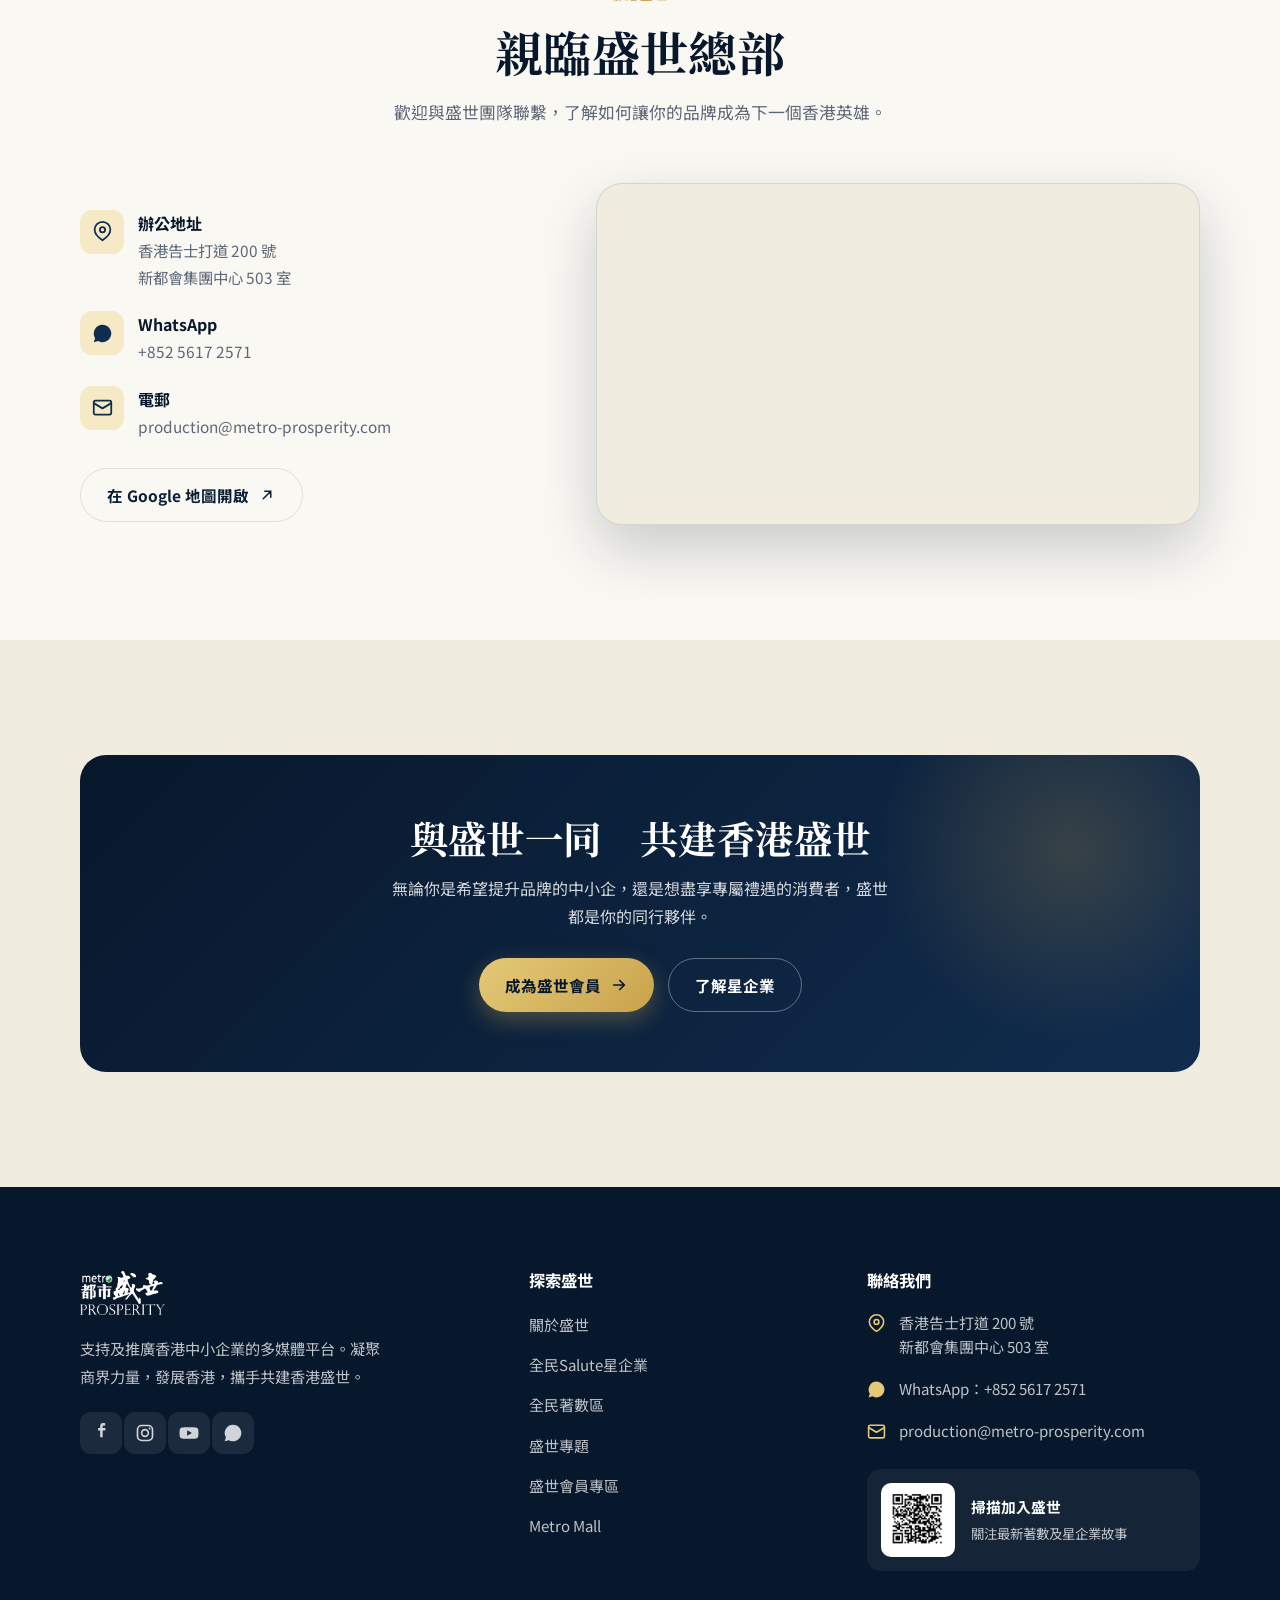
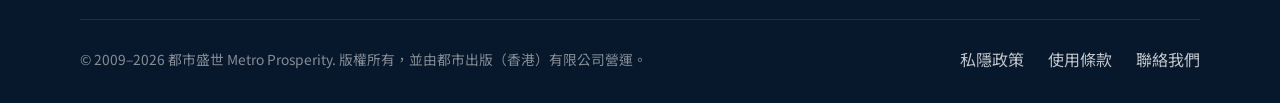
<file: about.html>
<!DOCTYPE html>
<html lang="zh-Hant">
<head>
<meta charset="UTF-8" />
<meta name="viewport" content="width=device-width, initial-scale=1, viewport-fit=cover" />
<meta name="theme-color" content="#0A1A2F" />
<title>關於盛世 ｜ 都市盛世 Metro Prosperity</title>
<meta name="description" content="都市盛世 Metro Prosperity 是支持及推廣香港中小企業的多媒體平台。十八年來透過品牌獎項、節目製作與商務聯誼，與本地企業並肩同行，凝聚商界力量，發展香港。" />
<link rel="preconnect" href="https://fonts.googleapis.com" />
<link rel="preconnect" href="https://fonts.gstatic.com" crossorigin />
<link href="https://fonts.googleapis.com/css2?family=Noto+Sans+TC:wght@300;400;500;700;900&family=Noto+Serif+TC:wght@500;600;700;900&family=Poppins:wght@500;600;700&display=swap" rel="stylesheet" />
<link rel="stylesheet" href="assets/css/styles.css" />
</head>
<body>
<a class="skip-link" href="#main">跳至主要內容</a>

<!-- ============================= HEADER ============================= -->
<header class="site-header" id="header">
  <div class="container nav">
    <a class="brand" href="index.html" aria-label="都市盛世 Metro Prosperity 首頁">
      <img class="brand-logo" src="assets/img/logo.png" alt="都市盛世 Metro Prosperity" width="180" height="44" />
    </a>
    <nav class="nav-links" aria-label="主要導覽">
      <a href="about.html" class="active" aria-current="page">關於盛世</a>
      <a href="star-company.html">星企業</a>
      <a href="deals.html">全民著數區</a>
      <a href="index.html#live">盛世直播室</a>
      <a href="index.html#biz">盛世商機會</a>
    </nav>
    <div class="nav-right">
      <button class="icon-btn" id="searchOpen" aria-label="搜尋網站">
        <svg viewBox="0 0 24 24" fill="none" stroke="currentColor" stroke-width="2" stroke-linecap="round"><circle cx="11" cy="11" r="7"/><path d="m21 21-4.3-4.3"/></svg>
      </button>
      <span class="nav-divider"></span>
      <div class="socials" aria-label="社交媒體">
        <a class="icon-btn" href="https://www.facebook.com/MetroProsperity/" target="_blank" rel="noopener noreferrer" aria-label="Facebook"><svg viewBox="0 0 24 24" fill="currentColor"><path d="M14 9h3l.5-3H14V4.5c0-.9.3-1.5 1.6-1.5H17V.3C16.7.2 15.8 0 14.7 0 12.3 0 11 1.4 11 4v2H8.5v3H11v8h3z"/></svg></a>
        <a class="icon-btn" href="https://www.instagram.com/metroprosperity/" target="_blank" rel="noopener noreferrer" aria-label="Instagram"><svg viewBox="0 0 24 24" fill="none" stroke="currentColor" stroke-width="2"><rect x="3" y="3" width="18" height="18" rx="5"/><circle cx="12" cy="12" r="4"/><circle cx="17.5" cy="6.5" r="1.2" fill="currentColor" stroke="none"/></svg></a>
        <a class="icon-btn" href="https://www.youtube.com/channel/UCqIKnZtAQFmlDrozKTFHBTg" target="_blank" rel="noopener noreferrer" aria-label="YouTube"><svg viewBox="0 0 24 24" fill="currentColor"><path d="M23 7.5a3 3 0 0 0-2.1-2.1C19 5 12 5 12 5s-7 0-8.9.4A3 3 0 0 0 1 7.5 31 31 0 0 0 .6 12 31 31 0 0 0 1 16.5a3 3 0 0 0 2.1 2.1C5 19 12 19 12 19s7 0 8.9-.4a3 3 0 0 0 2.1-2.1A31 31 0 0 0 23.4 12 31 31 0 0 0 23 7.5zM9.8 15.3V8.7l5.7 3.3z"/></svg></a>
        <a class="icon-btn" href="https://wa.me/85256172571" target="_blank" rel="noopener noreferrer" aria-label="WhatsApp"><svg viewBox="0 0 24 24" fill="currentColor"><path d="M12 2a10 10 0 0 0-8.5 15.2L2 22l4.9-1.4A10 10 0 1 0 12 2zm0 18a8 8 0 0 1-4.1-1.1l-.3-.2-2.9.8.8-2.8-.2-.3A8 8 0 1 1 12 20zm4.4-6c-.2-.1-1.4-.7-1.6-.8s-.4-.1-.5.1-.6.8-.8 1-.3.1-.5 0a6.5 6.5 0 0 1-3.2-2.8c-.2-.4.2-.4.6-1.2.1-.2 0-.3 0-.5l-.7-1.7c-.2-.5-.4-.4-.5-.4h-.5a1 1 0 0 0-.7.3c-.3.3-.9.9-.9 2.1s.9 2.5 1 2.6 1.8 2.8 4.4 3.9c1.6.7 2.2.7 3 .6.5-.1 1.4-.6 1.6-1.1s.2-1 .1-1.1-.2-.2-.5-.3z"/></svg></a>
      </div>
      <span class="nav-divider"></span>
      <a class="mall-link" href="https://metro-mall.co/" target="_blank" rel="noopener noreferrer">Metro Mall <svg viewBox="0 0 24 24" fill="none" stroke="currentColor" stroke-width="2" stroke-linecap="round"><path d="M7 17 17 7M9 7h8v8"/></svg></a>
      <a class="btn btn-primary" href="https://metro-prosperity.com/metro-membership/" target="_blank" rel="noopener noreferrer">盛世會員專區</a>
      <button class="hamburger" id="menuOpen" aria-label="開啟選單" aria-expanded="false">
        <span></span><span></span><span></span>
      </button>
    </div>
  </div>
</header>

<!-- ============================= SEARCH OVERLAY ============================= -->
<div class="search-overlay" id="searchOverlay" role="dialog" aria-modal="true" aria-label="搜尋">
  <button class="search-close" id="searchClose" aria-label="關閉搜尋">
    <svg viewBox="0 0 24 24" fill="none" stroke="currentColor" stroke-width="2" stroke-linecap="round"><path d="M18 6 6 18M6 6l12 12"/></svg>
  </button>
  <div class="search-box">
    <label for="searchInput">搜尋盛世</label>
    <form class="search-field" id="searchForm" role="search" action="https://metro-prosperity.com/" method="get" target="_blank">
      <svg viewBox="0 0 24 24" fill="none" stroke="currentColor" stroke-width="2" stroke-linecap="round"><circle cx="11" cy="11" r="7"/><path d="m21 21-4.3-4.3"/></svg>
      <input id="searchInput" name="s" type="search" placeholder="搜尋星企業、著數優惠、盛世專題…" autocomplete="off" />
      <button type="submit">搜尋</button>
    </form>
    <div class="search-tags">
      <span>熱門搜尋：</span>
      <a href="https://metro-prosperity.com/?s=%E6%98%9F%E4%BC%81%E6%A5%AD" target="_blank" rel="noopener noreferrer">星企業</a>
      <a href="https://metro-prosperity.com/?s=%E8%91%97%E6%95%B8" target="_blank" rel="noopener noreferrer">著數優惠</a>
      <a href="https://metro-prosperity.com/?s=%E7%9B%9B%E4%B8%96%E5%B0%88%E9%A1%8C" target="_blank" rel="noopener noreferrer">盛世專題</a>
      <a href="https://metro-prosperity.com/metro-membership/" target="_blank" rel="noopener noreferrer">會員優惠</a>
    </div>
  </div>
</div>

<!-- ============================= MOBILE DRAWER ============================= -->
<div class="scrim" id="scrim"></div>
<aside class="drawer" id="drawer" aria-label="行動裝置選單" aria-hidden="true">
  <div class="drawer-top">
    <img class="brand-logo" src="assets/img/logo.png" alt="都市盛世 Metro Prosperity" width="180" height="44" />
    <button class="drawer-close" id="menuClose" aria-label="關閉選單">
      <svg viewBox="0 0 24 24" fill="none" stroke="currentColor" stroke-width="2" stroke-linecap="round"><path d="M18 6 6 18M6 6l12 12"/></svg>
    </button>
  </div>
  <nav class="drawer-links" aria-label="行動裝置主要導覽">
    <a href="index.html">首頁<svg viewBox="0 0 24 24" fill="none" stroke="currentColor" stroke-width="2" stroke-linecap="round"><path d="m9 6 6 6-6 6"/></svg></a>
    <a href="about.html">關於盛世<svg viewBox="0 0 24 24" fill="none" stroke="currentColor" stroke-width="2" stroke-linecap="round"><path d="m9 6 6 6-6 6"/></svg></a>
    <a href="star-company.html">全民Salute星企業<svg viewBox="0 0 24 24" fill="none" stroke="currentColor" stroke-width="2" stroke-linecap="round"><path d="m9 6 6 6-6 6"/></svg></a>
    <a href="deals.html">全民著數區<svg viewBox="0 0 24 24" fill="none" stroke="currentColor" stroke-width="2" stroke-linecap="round"><path d="m9 6 6 6-6 6"/></svg></a>
    <a href="index.html#live">盛世直播室<svg viewBox="0 0 24 24" fill="none" stroke="currentColor" stroke-width="2" stroke-linecap="round"><path d="m9 6 6 6-6 6"/></svg></a>
    <a href="index.html#biz">盛世商機會<svg viewBox="0 0 24 24" fill="none" stroke="currentColor" stroke-width="2" stroke-linecap="round"><path d="m9 6 6 6-6 6"/></svg></a>
    <a href="https://metro-mall.co/" target="_blank" rel="noopener noreferrer">Metro Mall<svg viewBox="0 0 24 24" fill="none" stroke="currentColor" stroke-width="2" stroke-linecap="round"><path d="M7 17 17 7M9 7h8v8"/></svg></a>
  </nav>
  <a class="btn btn-primary" href="https://metro-prosperity.com/metro-membership/" target="_blank" rel="noopener noreferrer">盛世會員專區</a>
  <div class="drawer-socials" aria-label="社交媒體">
    <a class="icon-btn" href="https://www.facebook.com/MetroProsperity/" target="_blank" rel="noopener noreferrer" aria-label="Facebook"><svg viewBox="0 0 24 24" fill="currentColor"><path d="M14 9h3l.5-3H14V4.5c0-.9.3-1.5 1.6-1.5H17V.3C16.7.2 15.8 0 14.7 0 12.3 0 11 1.4 11 4v2H8.5v3H11v8h3z"/></svg></a>
    <a class="icon-btn" href="https://www.instagram.com/metroprosperity/" target="_blank" rel="noopener noreferrer" aria-label="Instagram"><svg viewBox="0 0 24 24" fill="none" stroke="currentColor" stroke-width="2"><rect x="3" y="3" width="18" height="18" rx="5"/><circle cx="12" cy="12" r="4"/><circle cx="17.5" cy="6.5" r="1.2" fill="currentColor" stroke="none"/></svg></a>
    <a class="icon-btn" href="https://www.youtube.com/channel/UCqIKnZtAQFmlDrozKTFHBTg" target="_blank" rel="noopener noreferrer" aria-label="YouTube"><svg viewBox="0 0 24 24" fill="currentColor"><path d="M23 7.5a3 3 0 0 0-2.1-2.1C19 5 12 5 12 5s-7 0-8.9.4A3 3 0 0 0 1 7.5 31 31 0 0 0 .6 12 31 31 0 0 0 1 16.5a3 3 0 0 0 2.1 2.1C5 19 12 19 12 19s7 0 8.9-.4a3 3 0 0 0 2.1-2.1A31 31 0 0 0 23.4 12 31 31 0 0 0 23 7.5zM9.8 15.3V8.7l5.7 3.3z"/></svg></a>
    <a class="icon-btn" href="https://wa.me/85256172571" target="_blank" rel="noopener noreferrer" aria-label="WhatsApp"><svg viewBox="0 0 24 24" fill="currentColor"><path d="M12 2a10 10 0 0 0-8.5 15.2L2 22l4.9-1.4A10 10 0 1 0 12 2zm4.4 12c-.2-.1-1.4-.7-1.6-.8s-.4-.1-.5.1-.6.8-.8 1-.3.1-.5 0a6.5 6.5 0 0 1-3.2-2.8c-.2-.4.2-.4.6-1.2.1-.2 0-.3 0-.5l-.7-1.7c-.2-.5-.4-.4-.5-.4h-.5a1 1 0 0 0-.7.3c-.3.3-.9.9-.9 2.1s.9 2.5 1 2.6 1.8 2.8 4.4 3.9c1.6.7 2.2.7 3 .6.5-.1 1.4-.6 1.6-1.1s.2-1 .1-1.1-.2-.2-.5-.3z"/></svg></a>
  </div>
  <p class="drawer-tagline">凝聚商界力量，發展香港。<br/>支持及推廣香港中小企業的多媒體平台。</p>
</aside>

<main id="main">

<!-- ============================= PAGE HERO ============================= -->
<section class="page-hero">
  <div class="container">
    <div class="inner">
      <nav class="breadcrumb" aria-label="麵包屑">
        <a href="index.html">首頁</a>
        <svg viewBox="0 0 24 24" fill="none" stroke="currentColor" stroke-width="2" stroke-linecap="round"><path d="m9 6 6 6-6 6"/></svg>
        <span class="current">關於盛世</span>
      </nav>
      <span class="eyebrow">關於盛世 · About Metro Prosperity</span>
      <h1>凝聚商界力量<br/>發展香港</h1>
      <p>都市盛世是支持及推廣香港中小企業的多媒體平台。十八年來，我們透過品牌獎項、節目製作與商務聯誼，與本地企業並肩同行，攜手共建香港盛世。</p>
      <div class="hero-cta">
        <a class="btn btn-primary" href="https://metro-prosperity.com/metro-membership/" target="_blank" rel="noopener noreferrer">成為盛世會員
          <svg viewBox="0 0 24 24" fill="none" stroke="currentColor" stroke-width="2.2" stroke-linecap="round"><path d="M5 12h14M13 6l6 6-6 6"/></svg>
        </a>
        <a class="btn btn-on-dark" href="https://wa.me/85256172571" target="_blank" rel="noopener noreferrer">聯絡我們</a>
      </div>
    </div>
  </div>
</section>

<!-- ============================= STORY ============================= -->
<section class="section about">
  <div class="container about-grid">
    <div class="about-visual" data-reveal>
      <div class="frame">
        <span class="ph" style="background-image:url('assets/img/founder.jpg')"></span>
        <span class="duo"></span>
      </div>
      <span class="ribbon">自 2009 年</span>
      <div class="floater">
        <div class="badge"><svg viewBox="0 0 24 24" fill="none" stroke="currentColor" stroke-width="2" stroke-linecap="round" stroke-linejoin="round"><path d="M12 2 4 5v6c0 5 3.5 9 8 11 4.5-2 8-6 8-11V5z"/><path d="m9 12 2 2 4-4"/></svg></div>
        <b>何鴻燊博士</b>
        <span>都市盛世創辦人 · 盛世 PRIME</span>
      </div>
    </div>
    <div class="about-body">
      <div class="sec-head" data-reveal data-delay="1" style="margin-bottom:0">
        <span class="eyebrow">盛世故事</span>
        <h2 class="sec-title">由 2009 年<br/>走到今天</h2>
      </div>
      <p data-reveal data-delay="1">都市盛世（Metro Prosperity）由已故賭王何鴻燊博士創立，2009 年由都市出版（香港）有限公司收購，成為支持本地中小企的多媒體平台。</p>
      <p data-reveal data-delay="2">十八年來，盛世舉辦多項大型活動，包括「都市卓越品牌大獎」及「企業社會責任大獎」，並表揚超過 300 家香港企業，與商界並肩，攜手發展香港。</p>
      <ul class="about-mission">
        <li data-reveal data-delay="1"><span class="tick"><svg viewBox="0 0 24 24" fill="none" stroke="currentColor" stroke-width="2.4" stroke-linecap="round" stroke-linejoin="round"><path d="m20 6-11 11-5-5"/></svg></span><div><b>品牌建立</b><p>以節目與內容，為中小企打造專屬品牌故事。</p></div></li>
        <li data-reveal data-delay="2"><span class="tick"><svg viewBox="0 0 24 24" fill="none" stroke="currentColor" stroke-width="2.4" stroke-linecap="round" stroke-linejoin="round"><path d="m20 6-11 11-5-5"/></svg></span><div><b>商務聯誼</b><p>連繫中港兩地商界領袖，建立互信的商機網絡。</p></div></li>
        <li data-reveal data-delay="3"><span class="tick"><svg viewBox="0 0 24 24" fill="none" stroke="currentColor" stroke-width="2.4" stroke-linecap="round" stroke-linejoin="round"><path d="m20 6-11 11-5-5"/></svg></span><div><b>消費優惠</b><p>整合飲食、美容、生活服務等會員專享著數。</p></div></li>
      </ul>
    </div>
  </div>

  <div class="container">
    <div class="stats-strip">
      <div class="stat" data-reveal><div class="num"><span data-count="18">0</span><span>+</span></div><div class="lab">營運年數</div></div>
      <div class="stat" data-reveal data-delay="1"><div class="num"><span data-count="300">0</span><span>+</span></div><div class="lab">表揚企業</div></div>
      <div class="stat" data-reveal data-delay="2"><div class="num"><span data-count="40">0</span><span>+</span></div><div class="lab">合作機構</div></div>
      <div class="stat" data-reveal data-delay="3"><div class="num"><span data-count="50">0</span><span>K+</span></div><div class="lab">盛世會員</div></div>
    </div>
  </div>
</section>

<!-- ============================= WHAT WE DO ============================= -->
<section class="section awards">
  <div class="container">
    <div class="sec-head center" data-reveal>
      <span class="eyebrow">盛世服務</span>
      <h2 class="sec-title">我們為中小企做的事</h2>
      <p class="sec-intro">由品牌表揚、內容製作到商務聯誼，盛世以多元平台全方位支持香港中小企業。</p>
    </div>
    <div class="media-rows">
      <div class="media-row flip" data-reveal>
        <div class="media"><img src="assets/img/about/award.jpg" alt="都市卓越品牌大獎頒獎典禮"><span class="tint"></span></div>
        <div class="copy">
          <span class="num">01 · 品牌表揚</span>
          <h3>都市卓越品牌大獎</h3>
          <p>大會每年評審過去一年表現卓越的品牌，至今先後嘉許超過 300 家香港企業，頒獎活動一直得到政府官員及立法會議員支持。</p>
          <a class="btn-ghost" href="index.html#awards">了解大獎　<span class="arr">→</span></a>
        </div>
      </div>
      <div class="media-row" data-reveal>
        <div class="media"><img src="assets/img/about/star.jpg" alt="全民Salute星企業節目拍攝"><span class="tint"></span></div>
        <div class="copy">
          <span class="num">02 · 品牌故事</span>
          <h3>全民Salute星企業</h3>
          <p>節目請來當紅藝人擔任星級主持，走訪港澳兩地中小企，通過節目講故事，為香港品牌包裝，把他們的理念與獨特性呈現人前。</p>
          <a class="btn btn-primary" href="star-company.html">前往觀看
            <svg viewBox="0 0 24 24" fill="none" stroke="currentColor" stroke-width="2.2" stroke-linecap="round"><path d="M5 12h14M13 6l6 6-6 6"/></svg>
          </a>
        </div>
      </div>
      <div class="media-row flip" data-reveal>
        <div class="media"><img src="assets/img/about/live.jpg" alt="盛世直播室節目"><span class="tint"></span></div>
        <div class="copy">
          <span class="num">03 · 名人對談</span>
          <h3>盛世直播室</h3>
          <p>直播室節目邀請中港兩地政商界頂尖領袖，分享創業故事、行業趨勢與營商之道，讓中小企汲取前輩智慧。</p>
          <a class="btn-ghost" href="index.html#live">觀看直播　<span class="arr">→</span></a>
        </div>
      </div>
      <div class="media-row" data-reveal>
        <div class="media"><img src="assets/img/about/events.jpg" alt="盛世企業活動"><span class="tint"></span></div>
        <div class="copy">
          <span class="num">04 · 企業活動</span>
          <h3>企業活動與表揚</h3>
          <p>盛世舉辦多元企業活動，包括企業社會責任大獎、銀行金融服務及大灣區潛力企業表揚，凝聚商界力量，發展香港。</p>
        </div>
      </div>
      <div class="media-row flip" data-reveal>
        <div class="media"><img src="assets/img/about/biz.jpg" alt="盛世商機會交流"><span class="tint"></span></div>
        <div class="copy">
          <span class="num">05 · 商務聯誼</span>
          <h3>盛世商機會</h3>
          <p>連繫星企業，促進跨界合作，建立互信的商機網絡，並協助香港品牌拓展本地及海外市場。</p>
          <a class="btn-ghost" href="index.html#biz">了解商機　<span class="arr">→</span></a>
        </div>
      </div>
    </div>
  </div>
</section>

<!-- ============================= PARTNERS / LOGO WALLS ============================= -->
<section class="section awards">
  <div class="container">
    <div class="sec-head center" data-reveal>
      <span class="eyebrow">信賴夥伴</span>
      <h2 class="sec-title">與盛世同行的機構</h2>
      <p class="sec-intro">多年來，眾多知名企業與機構與盛世攜手合作，一同支持香港中小企發展。</p>
    </div>
    <h3 class="wall-title" data-reveal>合作商家</h3>
    <div class="logo-wall merchants" data-reveal>
      <div class="logo-tile"><img src="assets/img/partners/m01.png" alt="Best Western" loading="lazy"></div>
      <div class="logo-tile"><img src="assets/img/partners/m02.png" alt="0101 HOST" loading="lazy"></div>
      <div class="logo-tile"><img src="assets/img/partners/m03.jpg" alt="家餅記英" loading="lazy"></div>
      <div class="logo-tile"><img src="assets/img/partners/m04.png" alt="SAMPO 聲寶" loading="lazy"></div>
      <div class="logo-tile"><img src="assets/img/partners/m05.jpg" alt="聖安娜餅屋" loading="lazy"></div>
      <div class="logo-tile"><img src="assets/img/partners/m06.jpg" alt="盛世展覽場地" loading="lazy"></div>
      <div class="logo-tile"><img src="assets/img/partners/m07.jpg" alt="中國大酒店 China Hotel" loading="lazy"></div>
      <div class="logo-tile"><img src="assets/img/partners/m08.png" alt="星河灣 Star River" loading="lazy"></div>
      <div class="logo-tile"><img src="assets/img/partners/m09.png" alt="錦江賓館 Jinjiang Hotel" loading="lazy"></div>
    </div>
    <h3 class="wall-title" data-reveal>合作夥伴</h3>
    <div class="logo-wall" data-reveal>
      <div class="logo-tile"><img src="assets/img/partners/p01.png" alt="美麗華 Miramar" loading="lazy"></div>
      <div class="logo-tile"><img src="assets/img/partners/p02.png" alt="碧瑤 Baguio" loading="lazy"></div>
      <div class="logo-tile"><img src="assets/img/partners/p03.png" alt="皇室堡 Windsor" loading="lazy"></div>
      <div class="logo-tile"><img src="assets/img/partners/p04.jpg" alt="港鐵 MTR" loading="lazy"></div>
      <div class="logo-tile"><img src="assets/img/partners/p05.jpg" alt="海洋公園 Ocean Park" loading="lazy"></div>
      <div class="logo-tile"><img src="assets/img/partners/p06.jpg" alt="泛亞環球物業" loading="lazy"></div>
      <div class="logo-tile"><img src="assets/img/partners/p07.jpg" alt="永安旅遊 Wing On Travel" loading="lazy"></div>
      <div class="logo-tile"><img src="assets/img/partners/p08.jpg" alt="柏斯琴行 Parsons Music" loading="lazy"></div>
      <div class="logo-tile"><img src="assets/img/partners/p09.jpg" alt="易易壹金融" loading="lazy"></div>
      <div class="logo-tile"><img src="assets/img/partners/p10.jpg" alt="恒基地產代理" loading="lazy"></div>
      <div class="logo-tile"><img src="assets/img/partners/p11.png" alt="恒基兆業地產" loading="lazy"></div>
      <div class="logo-tile"><img src="assets/img/partners/p12.jpg" alt="恆發洋參" loading="lazy"></div>
      <div class="logo-tile"><img src="assets/img/partners/p13.png" alt="寶盛證券 BOOM" loading="lazy"></div>
      <div class="logo-tile"><img src="assets/img/partners/p14.png" alt="嘉里物流 Kerry" loading="lazy"></div>
      <div class="logo-tile"><img src="assets/img/partners/p15.png" alt="嘉里建設" loading="lazy"></div>
      <div class="logo-tile"><img src="assets/img/partners/p16.jpg" alt="唐安麒 Angel Face" loading="lazy"></div>
      <div class="logo-tile"><img src="assets/img/partners/p17.jpg" alt="周大福 Chow Tai Fook" loading="lazy"></div>
      <div class="logo-tile"><img src="assets/img/partners/p18.png" alt="六福珠寶 Lukfook" loading="lazy"></div>
      <div class="logo-tile"><img src="assets/img/partners/p19.png" alt="佳源國際 Jiayuan" loading="lazy"></div>
      <div class="logo-tile"><img src="assets/img/partners/p20.jpg" alt="位元堂" loading="lazy"></div>
      <div class="logo-tile"><img src="assets/img/partners/p21.png" alt="Now TV" loading="lazy"></div>
      <div class="logo-tile"><img src="assets/img/partners/p22.png" alt="MasterCard" loading="lazy"></div>
      <div class="logo-tile"><img src="assets/img/partners/p23.jpg" alt="嘉華集團 K.Wah" loading="lazy"></div>
      <div class="logo-tile"><img src="assets/img/partners/p24.png" alt="csl" loading="lazy"></div>
      <div class="logo-tile"><img src="assets/img/partners/p25.png" alt="Citibank" loading="lazy"></div>
      <div class="logo-tile"><img src="assets/img/partners/p26.png" alt="香港紫花油" loading="lazy"></div>
      <div class="logo-tile"><img src="assets/img/partners/p27.png" alt="領展 Link" loading="lazy"></div>
      <div class="logo-tile"><img src="assets/img/partners/p28.jpg" alt="雅居樂 Agile" loading="lazy"></div>
      <div class="logo-tile"><img src="assets/img/partners/p29.jpg" alt="金至尊珠寶" loading="lazy"></div>
      <div class="logo-tile"><img src="assets/img/partners/p30.jpg" alt="迅達財務 Telstar" loading="lazy"></div>
      <div class="logo-tile"><img src="assets/img/partners/p31.png" alt="詩琳美容 Slim Beauty" loading="lazy"></div>
      <div class="logo-tile"><img src="assets/img/partners/p32.jpg" alt="蘋果迷你倉 Apple" loading="lazy"></div>
      <div class="logo-tile"><img src="assets/img/partners/p33.png" alt="蓆夢思 Simmons" loading="lazy"></div>
      <div class="logo-tile"><img src="assets/img/partners/p34.png" alt="華人置業集團" loading="lazy"></div>
    </div>
  </div>
</section>

<!-- ============================= LOCATION / MAP ============================= -->
<section class="section">
  <div class="container">
    <div class="sec-head center" data-reveal>
      <span class="eyebrow">聯絡盛世</span>
      <h2 class="sec-title">親臨盛世總部</h2>
      <p class="sec-intro">歡迎與盛世團隊聯繫，了解如何讓你的品牌成為下一個香港英雄。</p>
    </div>
    <div class="map-grid" data-reveal>
      <div class="map-info">
        <div class="row"><span class="ic"><svg viewBox="0 0 24 24" fill="none" stroke="currentColor" stroke-width="2" stroke-linecap="round" stroke-linejoin="round"><path d="M21 10c0 6-9 12-9 12s-9-6-9-12a9 9 0 0 1 18 0z"/><circle cx="12" cy="10" r="3"/></svg></span><div><b>辦公地址</b><span>香港告士打道 200 號<br/>新都會集團中心 503 室</span></div></div>
        <div class="row"><span class="ic"><svg viewBox="0 0 24 24" fill="currentColor"><path d="M12 2a10 10 0 0 0-8.5 15.2L2 22l4.9-1.4A10 10 0 1 0 12 2z"/></svg></span><div><b>WhatsApp</b><a href="https://wa.me/85256172571" target="_blank" rel="noopener noreferrer">+852 5617 2571</a></div></div>
        <div class="row"><span class="ic"><svg viewBox="0 0 24 24" fill="none" stroke="currentColor" stroke-width="2" stroke-linecap="round" stroke-linejoin="round"><rect x="2" y="4" width="20" height="16" rx="2"/><path d="m2 7 10 6 10-6"/></svg></span><div><b>電郵</b><a href="mailto:production@metro-prosperity.com">production@metro-prosperity.com</a></div></div>
        <a class="btn btn-outline" href="https://www.google.com/maps/search/?api=1&query=200+Gloucester+Road+Wan+Chai+Hong+Kong" target="_blank" rel="noopener noreferrer" style="margin-top:28px;align-self:flex-start">在 Google 地圖開啟
          <svg viewBox="0 0 24 24" fill="none" stroke="currentColor" stroke-width="2" stroke-linecap="round"><path d="M7 17 17 7M9 7h8v8"/></svg>
        </a>
      </div>
      <div class="map-frame">
        <iframe title="都市盛世辦公地址地圖" src="https://www.google.com/maps?q=200%20Gloucester%20Road%2C%20Wan%20Chai%2C%20Hong%20Kong&z=16&output=embed" loading="lazy" referrerpolicy="no-referrer-when-downgrade" allowfullscreen></iframe>
      </div>
    </div>
  </div>
</section>

<!-- ============================= CTA BAND ============================= -->
<section class="section cta-band">
  <div class="container">
    <div class="inner" data-reveal>
      <h2>與盛世一同　共建香港盛世</h2>
      <p>無論你是希望提升品牌的中小企，還是想盡享專屬禮遇的消費者，盛世都是你的同行夥伴。</p>
      <div class="hero-cta">
        <a class="btn btn-primary" href="https://metro-prosperity.com/metro-membership/" target="_blank" rel="noopener noreferrer">成為盛世會員
          <svg viewBox="0 0 24 24" fill="none" stroke="currentColor" stroke-width="2.2" stroke-linecap="round"><path d="M5 12h14M13 6l6 6-6 6"/></svg>
        </a>
        <a class="btn btn-on-dark" href="star-company.html">了解星企業</a>
      </div>
    </div>
  </div>
</section>

</main>

<!-- ============================= FOOTER ============================= -->
<footer class="site-footer">
  <div class="container">
    <div class="footer-grid">
      <div class="footer-brand">
        <a class="brand" href="index.html"><img class="brand-logo" src="assets/img/logo.png" alt="都市盛世 Metro Prosperity" width="180" height="44" /></a>
        <p>支持及推廣香港中小企業的多媒體平台。凝聚商界力量，發展香港，攜手共建香港盛世。</p>
        <div class="socials">
          <a class="icon-btn" href="https://www.facebook.com/MetroProsperity/" target="_blank" rel="noopener noreferrer" aria-label="Facebook"><svg viewBox="0 0 24 24" fill="currentColor"><path d="M14 9h3l.5-3H14V4.5c0-.9.3-1.5 1.6-1.5H17V.3C16.7.2 15.8 0 14.7 0 12.3 0 11 1.4 11 4v2H8.5v3H11v8h3z"/></svg></a>
          <a class="icon-btn" href="https://www.instagram.com/metroprosperity/" target="_blank" rel="noopener noreferrer" aria-label="Instagram"><svg viewBox="0 0 24 24" fill="none" stroke="currentColor" stroke-width="2"><rect x="3" y="3" width="18" height="18" rx="5"/><circle cx="12" cy="12" r="4"/><circle cx="17.5" cy="6.5" r="1.2" fill="currentColor" stroke="none"/></svg></a>
          <a class="icon-btn" href="https://www.youtube.com/channel/UCqIKnZtAQFmlDrozKTFHBTg" target="_blank" rel="noopener noreferrer" aria-label="YouTube"><svg viewBox="0 0 24 24" fill="currentColor"><path d="M23 7.5a3 3 0 0 0-2.1-2.1C19 5 12 5 12 5s-7 0-8.9.4A3 3 0 0 0 1 7.5 31 31 0 0 0 .6 12 31 31 0 0 0 1 16.5a3 3 0 0 0 2.1 2.1C5 19 12 19 12 19s7 0 8.9-.4a3 3 0 0 0 2.1-2.1A31 31 0 0 0 23.4 12 31 31 0 0 0 23 7.5zM9.8 15.3V8.7l5.7 3.3z"/></svg></a>
          <a class="icon-btn" href="https://wa.me/85256172571" target="_blank" rel="noopener noreferrer" aria-label="WhatsApp"><svg viewBox="0 0 24 24" fill="currentColor"><path d="M12 2a10 10 0 0 0-8.5 15.2L2 22l4.9-1.4A10 10 0 1 0 12 2zm4.4 12c-.2-.1-1.4-.7-1.6-.8s-.4-.1-.5.1-.6.8-.8 1-.3.1-.5 0a6.5 6.5 0 0 1-3.2-2.8c-.2-.4.2-.4.6-1.2.1-.2 0-.3 0-.5l-.7-1.7c-.2-.5-.4-.4-.5-.4h-.5a1 1 0 0 0-.7.3c-.3.3-.9.9-.9 2.1s.9 2.5 1 2.6 1.8 2.8 4.4 3.9c1.6.7 2.2.7 3 .6.5-.1 1.4-.6 1.6-1.1s.2-1 .1-1.1-.2-.2-.5-.3z"/></svg></a>
        </div>
      </div>
      <div class="footer-col">
        <h4>探索盛世</h4>
        <ul>
          <li><a href="about.html">關於盛世</a></li>
          <li><a href="star-company.html">全民Salute星企業</a></li>
          <li><a href="deals.html">全民著數區</a></li>
          <li><a href="https://metro-prosperity.com/prosperity-topics/" target="_blank" rel="noopener noreferrer">盛世專題</a></li>
          <li><a href="https://metro-prosperity.com/metro-membership/" target="_blank" rel="noopener noreferrer">盛世會員專區</a></li>
          <li><a href="https://metro-mall.co/" target="_blank" rel="noopener noreferrer">Metro Mall</a></li>
        </ul>
      </div>
      <div class="footer-col footer-contact">
        <h4>聯絡我們</h4>
        <div class="row"><svg viewBox="0 0 24 24" fill="none" stroke="currentColor" stroke-width="2" stroke-linecap="round" stroke-linejoin="round"><path d="M21 10c0 6-9 12-9 12s-9-6-9-12a9 9 0 0 1 18 0z"/><circle cx="12" cy="10" r="3"/></svg><span>香港告士打道 200 號<br/>新都會集團中心 503 室</span></div>
        <div class="row"><svg viewBox="0 0 24 24" fill="currentColor"><path d="M12 2a10 10 0 0 0-8.5 15.2L2 22l4.9-1.4A10 10 0 1 0 12 2z"/></svg><a href="https://wa.me/85256172571" target="_blank" rel="noopener noreferrer">WhatsApp：+852 5617 2571</a></div>
        <div class="row"><svg viewBox="0 0 24 24" fill="none" stroke="currentColor" stroke-width="2" stroke-linecap="round" stroke-linejoin="round"><rect x="2" y="4" width="20" height="16" rx="2"/><path d="m2 7 10 6 10-6"/></svg><a href="mailto:production@metro-prosperity.com">production@metro-prosperity.com</a></div>
        <div class="footer-qr">
          <div class="qr"><img src="assets/img/qrcode.png" alt="掃描加入都市盛世 QR Code" width="74" height="74" /></div>
          <div><b>掃描加入盛世</b><span>關注最新著數及星企業故事</span></div>
        </div>
      </div>
    </div>
    <div class="footer-bottom">
      <span class="copy">© 2009–2026 都市盛世 Metro Prosperity. 版權所有，並由都市出版（香港）有限公司營運。</span>
      <div class="links">
        <a href="https://metro-prosperity.com/privacy-policy/" target="_blank" rel="noopener noreferrer">私隱政策</a>
        <a href="https://metro-prosperity.com/terms-of-use/" target="_blank" rel="noopener noreferrer">使用條款</a>
        <a href="mailto:production@metro-prosperity.com">聯絡我們</a>
      </div>
    </div>
  </div>
</footer>

<button class="to-top" id="toTop" aria-label="返回頂部">
  <svg viewBox="0 0 24 24" fill="none" stroke="currentColor" stroke-width="2.2" stroke-linecap="round" stroke-linejoin="round"><path d="m18 15-6-6-6 6"/></svg>
</button>

<script src="assets/js/main.js"></script>
</body>
</html>
</file>
<file: assets/css/styles.css>
/* ============================================================
   Metro Prosperity 都市盛世 — redesigned site stylesheet
   Palette: deep prestige navy + refined gold, warm paper
   ============================================================ */
:root{
  --navy-900:#08182C;
  --navy-800:#0A1F38;
  --navy-700:#102C4E;
  --navy-600:#16385F;
  --gold:#C9A24B;
  --gold-300:#E4C977;
  --gold-100:#F5E9C6;
  --ink:#13202E;
  --muted:#5C6878;
  --muted-light:#8A95A3;
  --paper:#FAF8F3;
  --paper-2:#F1ECE0;
  --white:#ffffff;
  --line:rgba(16,44,78,.12);
  --line-light:rgba(255,255,255,.14);
  --shadow-sm:0 1px 2px rgba(8,24,44,.06),0 4px 14px rgba(8,24,44,.06);
  --shadow-md:0 8px 30px rgba(8,24,44,.12);
  --shadow-lg:0 24px 60px rgba(8,24,44,.20);
  --radius:18px;
  --radius-sm:12px;
  --radius-lg:26px;
  --header-h:74px;
  --maxw:1200px;
  --ease:cubic-bezier(.22,.61,.36,1);
  --font-serif:"Noto Serif TC",serif;
  --font-sans:"Noto Sans TC","Poppins",system-ui,sans-serif;
  --font-latin:"Poppins","Noto Sans TC",sans-serif;
}
*,*::before,*::after{box-sizing:border-box}
html{scroll-behavior:smooth}
@media (prefers-reduced-motion:reduce){html{scroll-behavior:auto}}
body{
  margin:0;
  font-family:var(--font-sans);
  color:var(--ink);
  background:var(--paper);
  line-height:1.7;
  font-size:16px;
  -webkit-font-smoothing:antialiased;
  text-rendering:optimizeLegibility;
  overflow-x:hidden;
}
img{max-width:100%;display:block}
a{color:inherit;text-decoration:none}
button{font-family:inherit;cursor:pointer;border:none;background:none;color:inherit}
h1,h2,h3,h4{font-family:var(--font-serif);font-weight:700;line-height:1.2;margin:0;letter-spacing:.01em}
p{margin:0}
ul{margin:0;padding:0;list-style:none}
:focus-visible{outline:3px solid var(--gold);outline-offset:3px;border-radius:6px}
.section{padding:clamp(64px,9vw,118px) 0;scroll-margin-top:var(--header-h)}
.container{width:100%;max-width:var(--maxw);margin:0 auto;padding:0 clamp(20px,5vw,40px)}
.skip-link{position:absolute;left:16px;top:-60px;z-index:200;background:var(--gold);color:var(--navy-900);
  padding:10px 18px;border-radius:10px;font-weight:700;transition:top .2s}
.skip-link:focus{top:14px}

/* ---------- Buttons ---------- */
.btn{display:inline-flex;align-items:center;gap:9px;font-family:var(--font-sans);font-weight:700;
  font-size:.97rem;padding:13px 26px;border-radius:999px;transition:all .25s var(--ease);
  cursor:pointer;white-space:nowrap;min-height:48px}
.btn svg{width:18px;height:18px}
.btn-primary{background:linear-gradient(135deg,var(--gold-300),var(--gold));color:var(--navy-900);
  box-shadow:0 8px 22px rgba(201,162,75,.35)}
.btn-primary:hover{box-shadow:0 12px 30px rgba(201,162,75,.5);transform:translateY(-2px)}
.btn-outline{background:transparent;color:var(--navy-800);border:1.5px solid var(--line)}
.btn-outline:hover{border-color:var(--gold);color:var(--navy-900);background:rgba(201,162,75,.08)}
.btn-on-dark{background:transparent;color:#fff;border:1.5px solid rgba(255,255,255,.35)}
.btn-on-dark:hover{border-color:var(--gold-300);color:var(--gold-300);background:rgba(255,255,255,.06)}
.btn-ghost{padding:8px 4px;font-weight:700;color:var(--navy-700)}
.btn-ghost .arr{transition:transform .25s var(--ease)}
.btn-ghost:hover .arr{transform:translateX(5px)}

/* ---------- Section header ---------- */
.sec-head{max-width:720px;margin-bottom:clamp(34px,5vw,56px)}
.sec-head.center{margin-left:auto;margin-right:auto;text-align:center}
.eyebrow{display:inline-flex;align-items:center;gap:9px;font-family:var(--font-latin);
  font-weight:600;font-size:.78rem;letter-spacing:.22em;text-transform:uppercase;color:var(--gold);}
.eyebrow::before{content:"";width:26px;height:2px;background:var(--gold);display:inline-block}
.sec-head.center .eyebrow::before{display:none}
.sec-title{font-size:clamp(1.85rem,4.4vw,3rem);margin-top:16px;color:var(--navy-900)}
.sec-intro{margin-top:18px;color:var(--muted);font-size:1.05rem;max-width:62ch}
.sec-head.center .sec-intro{margin-left:auto;margin-right:auto}

/* ============================================================
   HEADER / NAV
   ============================================================ */
.site-header{position:fixed;top:0;left:0;right:0;z-index:90;transition:background .35s,box-shadow .35s,height .35s;
  height:var(--header-h)}
.site-header::before{content:"";position:absolute;inset:0;background:linear-gradient(180deg,rgba(8,24,44,.55),rgba(8,24,44,0));
  opacity:1;transition:opacity .35s;pointer-events:none}
.site-header.is-scrolled{background:var(--navy-900);box-shadow:0 6px 26px rgba(8,24,44,.28)}
.site-header.is-scrolled::before{opacity:0}
.nav{height:100%;display:flex;align-items:center;gap:22px}
.brand{display:flex;align-items:center;gap:12px;color:#fff;flex-shrink:0}
.brand-logo{height:44px;width:auto;display:block}
.nav-links{display:flex;align-items:center;gap:4px;margin-left:6px}
.nav-links a{position:relative;color:rgba(255,255,255,.86);font-weight:500;font-size:.95rem;padding:9px 13px;border-radius:9px;
  transition:color .2s;white-space:nowrap}
.nav-links a::after{content:"";position:absolute;left:13px;right:13px;bottom:4px;height:2px;background:var(--gold-300);
  transform:scaleX(0);transform-origin:left;transition:transform .28s var(--ease)}
.nav-links a:hover,.nav-links a.active{color:#fff}
.nav-links a:hover::after,.nav-links a.active::after{transform:scaleX(1)}
.nav-right{margin-left:auto;display:flex;align-items:center;gap:10px}
.socials{display:flex;align-items:center;gap:2px}
.icon-btn{width:42px;height:42px;border-radius:11px;display:grid;place-items:center;color:rgba(255,255,255,.8);
  transition:background .2s,color .2s}
.icon-btn:hover{background:rgba(255,255,255,.12);color:#fff}
.icon-btn svg{width:20px;height:20px}
.nav-divider{width:1px;height:26px;background:rgba(255,255,255,.18);margin:0 4px}
.mall-link{display:inline-flex;align-items:center;gap:6px;color:rgba(255,255,255,.86);font-weight:500;font-size:.92rem;
  padding:8px 10px;border-radius:9px;transition:color .2s}
.mall-link:hover{color:var(--gold-300)}
.mall-link svg{width:14px;height:14px;opacity:.8}
.hamburger{display:none;width:46px;height:46px;border-radius:12px;background:rgba(255,255,255,.1);
  flex-direction:column;align-items:center;justify-content:center;gap:5px}
.hamburger span{width:22px;height:2px;background:#fff;border-radius:2px;transition:transform .3s,opacity .3s}

/* responsive nav collapse */
@media (max-width:1100px){
  .nav-links,.nav-right .socials,.nav-right .nav-divider,.nav-right .mall-link,.nav-right .btn{display:none}
  .hamburger{display:flex}
  .nav-right{gap:6px}
}
@media (max-width:560px){ .brand-logo{height:38px} }

/* ---------- Search overlay ---------- */
.search-overlay{position:fixed;inset:0;z-index:120;background:rgba(8,24,44,.82);backdrop-filter:blur(8px);
  display:flex;align-items:flex-start;justify-content:center;padding:18vh 20px 20px;opacity:0;visibility:hidden;
  transition:opacity .3s,visibility .3s}
.search-overlay.open{opacity:1;visibility:visible}
.search-box{width:min(640px,100%);transform:translateY(-16px);transition:transform .35s var(--ease)}
.search-overlay.open .search-box{transform:none}
.search-box label{display:block;color:var(--gold-300);font-family:var(--font-latin);letter-spacing:.2em;
  font-size:.78rem;text-transform:uppercase;margin-bottom:14px}
.search-field{display:flex;align-items:center;gap:14px;background:#fff;border-radius:16px;padding:6px 6px 6px 22px;
  box-shadow:var(--shadow-lg)}
.search-field svg{width:24px;height:24px;color:var(--muted);flex-shrink:0}
.search-field input{flex:1;border:none;outline:none;font-family:var(--font-sans);font-size:1.15rem;padding:16px 0;color:var(--ink);background:transparent;min-width:0}
.search-field button{background:var(--navy-800);color:#fff;border-radius:12px;padding:14px 22px;font-weight:700;white-space:nowrap}
.search-tags{display:flex;flex-wrap:wrap;gap:10px;margin-top:22px}
.search-tags span{color:rgba(255,255,255,.6);font-size:.85rem;margin-right:4px}
.search-tags a{background:rgba(255,255,255,.1);color:#fff;padding:8px 16px;border-radius:999px;font-size:.88rem;
  transition:background .2s}
.search-tags a:hover{background:var(--gold);color:var(--navy-900)}
.search-close{position:absolute;top:24px;right:24px;width:48px;height:48px;border-radius:50%;background:rgba(255,255,255,.12);
  display:grid;place-items:center;color:#fff}
.search-close:hover{background:rgba(255,255,255,.22)}
.search-close svg{width:24px;height:24px}

/* ---------- Mobile drawer ---------- */
.scrim{position:fixed;inset:0;z-index:100;background:rgba(8,24,44,.55);backdrop-filter:blur(3px);
  opacity:0;visibility:hidden;transition:opacity .3s,visibility .3s}
.scrim.open{opacity:1;visibility:visible}
.drawer{position:fixed;top:0;right:0;bottom:0;z-index:110;width:min(360px,86vw);background:var(--navy-900);
  color:#fff;transform:translateX(100%);transition:transform .4s var(--ease);display:flex;flex-direction:column;
  padding:22px 24px calc(28px + env(safe-area-inset-bottom));overflow-y:auto}
.drawer.open{transform:none}
.drawer-top{display:flex;align-items:center;justify-content:space-between;margin-bottom:26px}
.drawer-close{width:46px;height:46px;border-radius:12px;background:rgba(255,255,255,.1);display:grid;place-items:center;color:#fff}
.drawer-close svg{width:24px;height:24px}
.drawer-links{display:flex;flex-direction:column;gap:2px}
.drawer-links a{display:flex;align-items:center;justify-content:space-between;padding:15px 6px;font-size:1.08rem;
  font-weight:500;border-bottom:1px solid rgba(255,255,255,.08);transition:color .2s,padding .2s}
.drawer-links a:hover{color:var(--gold-300);padding-left:12px}
.drawer-links a svg{width:18px;height:18px;opacity:.5}
.drawer .btn{margin-top:24px;width:100%;justify-content:center}
.drawer-socials{display:flex;gap:8px;margin-top:26px;padding-top:24px;border-top:1px solid rgba(255,255,255,.1)}
.drawer-socials .icon-btn{background:rgba(255,255,255,.08)}
.drawer-tagline{margin-top:auto;padding-top:30px;color:rgba(255,255,255,.5);font-size:.86rem;line-height:1.6}

/* ============================================================
   HERO
   ============================================================ */
.hero{position:relative;background:var(--navy-900);color:#fff;overflow:hidden;
  padding-top:calc(var(--header-h) + clamp(40px,8vw,80px));padding-bottom:clamp(60px,9vw,110px)}
.hero::before{content:"";position:absolute;top:-30%;right:-10%;width:720px;height:720px;border-radius:50%;
  background:radial-gradient(circle,rgba(201,162,75,.22),transparent 62%);pointer-events:none}
.hero::after{content:"";position:absolute;inset:0;background-image:
  linear-gradient(rgba(255,255,255,.035) 1px,transparent 1px),
  linear-gradient(90deg,rgba(255,255,255,.035) 1px,transparent 1px);
  background-size:54px 54px;-webkit-mask-image:radial-gradient(circle at 70% 20%,#000,transparent 70%);
  mask-image:radial-gradient(circle at 70% 20%,#000,transparent 70%);pointer-events:none}
.hero-grid{position:relative;z-index:2;display:grid;grid-template-columns:1.05fr .95fr;gap:clamp(36px,5vw,64px);align-items:center}
.hero-badge{display:inline-flex;align-items:center;gap:10px;background:rgba(255,255,255,.08);
  border:1px solid rgba(255,255,255,.16);padding:8px 16px 8px 10px;border-radius:999px;font-size:.84rem;font-weight:500;
  color:rgba(255,255,255,.9);backdrop-filter:blur(6px)}
.hero-badge b{background:var(--gold);color:var(--navy-900);font-family:var(--font-latin);font-weight:700;
  padding:3px 10px;border-radius:999px;font-size:.72rem;letter-spacing:.04em}
.hero h1{font-size:clamp(2.5rem,6vw,4.2rem);margin-top:24px;line-height:1.1;font-weight:900}
.hero h1 .accent{color:var(--gold-300);position:relative;white-space:nowrap}
.hero p.lead{margin-top:24px;font-size:clamp(1.05rem,1.6vw,1.22rem);color:rgba(255,255,255,.82);max-width:48ch;line-height:1.8}
.hero-cta{display:flex;flex-wrap:wrap;gap:14px;margin-top:36px}
.hero-stats{display:flex;gap:clamp(20px,4vw,46px);margin-top:46px;padding-top:30px;border-top:1px solid rgba(255,255,255,.14)}
.hero-stats .num{font-family:var(--font-latin);font-weight:700;font-size:clamp(1.6rem,3vw,2.2rem);color:#fff}
.hero-stats .num span{color:var(--gold-300)}
.hero-stats .lab{font-size:.84rem;color:rgba(255,255,255,.6);margin-top:2px}

/* hero feature cards (Prosperity Topics) */
.hero-topics{position:relative}
.hero-topics .topics-label{display:flex;align-items:center;justify-content:space-between;margin-bottom:16px}
.hero-topics .topics-label span{font-family:var(--font-latin);letter-spacing:.18em;font-size:.74rem;text-transform:uppercase;color:var(--gold-300)}
.topic-card{position:relative;border-radius:var(--radius);overflow:hidden;background:var(--navy-700);
  box-shadow:var(--shadow-lg);display:block}
.topic-card.feature{aspect-ratio:4/3}
.topic-card .ph{position:absolute;inset:0;background-size:cover;background-position:center;transition:transform .6s var(--ease)}
.topic-card:hover .ph{transform:scale(1.06)}
.topic-card .veil{position:absolute;inset:0;background:linear-gradient(180deg,rgba(8,24,44,.1) 0%,rgba(8,24,44,.35) 45%,rgba(8,24,44,.92) 100%)}
.topic-card .body{position:absolute;left:0;right:0;bottom:0;padding:22px;z-index:2}
.topic-card .tag{display:inline-block;background:var(--gold);color:var(--navy-900);font-weight:700;font-size:.74rem;
  padding:4px 12px;border-radius:999px;margin-bottom:10px}
.topic-card h3{color:#fff;font-size:1.3rem;line-height:1.35}
.topic-card .meta{color:rgba(255,255,255,.7);font-size:.84rem;margin-top:8px}
.topic-mini{display:grid;grid-template-columns:1fr 1fr;gap:14px;margin-top:14px}
.topic-mini .topic-card{aspect-ratio:1/1}
.topic-mini .topic-card h3{font-size:1rem}
.topic-mini .topic-card .body{padding:16px}

@media (max-width:880px){
  .hero-grid{grid-template-columns:1fr;gap:40px}
  .hero-topics{order:2}
  .topic-card.feature{aspect-ratio:16/10}
}
@media (max-width:520px){
  .hero-stats{flex-wrap:wrap;gap:18px 28px}
  .hero-cta .btn{flex:1;justify-content:center}
}

/* ============================================================
   ABOUT
   ============================================================ */
.about-grid{display:grid;grid-template-columns:1fr 1fr;gap:clamp(36px,5vw,70px);align-items:center}
.about-visual{position:relative}
.about-visual .frame{border-radius:var(--radius-lg);overflow:hidden;aspect-ratio:3/4;box-shadow:var(--shadow-lg);
  position:relative;background:var(--navy-800);border:1px solid rgba(255,255,255,.06)}
.about-visual .frame .ph{position:absolute;inset:0;background-size:contain;background-repeat:no-repeat;
  background-position:center;background-color:var(--navy-800)}
.about-visual .frame .duo{position:absolute;inset:0;background:linear-gradient(180deg,rgba(8,24,44,0) 72%,rgba(8,24,44,.32))}
.about-visual .floater{position:absolute;left:-26px;bottom:34px;background:#fff;border-radius:var(--radius);
  padding:20px 24px;box-shadow:var(--shadow-lg);max-width:236px;border:1px solid var(--line)}
.about-visual .floater .badge{width:46px;height:46px;border-radius:12px;background:var(--navy-900);display:grid;place-items:center;margin-bottom:12px}
.about-visual .floater .badge svg{width:24px;height:24px;color:var(--gold-300)}
.about-visual .floater b{display:block;font-family:var(--font-serif);font-size:1.05rem;color:var(--navy-900)}
.about-visual .floater span{font-size:.86rem;color:var(--muted)}
.about-visual .ribbon{position:absolute;top:-18px;right:-14px;background:var(--gold);color:var(--navy-900);
  font-family:var(--font-latin);font-weight:700;padding:10px 18px;border-radius:14px;box-shadow:var(--shadow-md);font-size:.86rem}
.about-body p{color:var(--muted);font-size:1.06rem;margin-top:18px}
.about-body p:first-of-type{margin-top:24px}
.about-mission{display:grid;gap:14px;margin-top:30px}
.about-mission li{display:flex;gap:14px;align-items:flex-start}
.about-mission .tick{flex-shrink:0;width:30px;height:30px;border-radius:9px;background:var(--gold-100);display:grid;place-items:center;margin-top:2px}
.about-mission .tick svg{width:17px;height:17px;color:var(--navy-700)}
.about-mission b{color:var(--navy-900);font-weight:700}
.about-mission p{margin:0;font-size:.97rem}

/* stats strip */
.stats-strip{margin-top:clamp(48px,6vw,72px);display:grid;grid-template-columns:repeat(4,1fr);gap:20px}
.stat{background:#fff;border:1px solid var(--line);border-radius:var(--radius);padding:30px 26px;text-align:center;
  transition:transform .3s var(--ease),box-shadow .3s}
.stat:hover{transform:translateY(-5px);box-shadow:var(--shadow-md)}
.stat .num{font-family:var(--font-latin);font-weight:700;font-size:clamp(2rem,3.4vw,2.8rem);color:var(--navy-900);line-height:1}
.stat .num span{color:var(--gold)}
.stat .lab{margin-top:10px;color:var(--muted);font-size:.94rem}
@media (max-width:840px){
  .about-grid{grid-template-columns:1fr}
  /* width:100% gives the grid item a definite width so the aspect-ratio frame
     can resolve its size; margin:0 auto alone would shrink-wrap it to ~0 */
  .about-visual{width:100%;max-width:420px;margin-inline:auto}
  .stats-strip{grid-template-columns:1fr 1fr}
}
@media (max-width:560px){
  .about-visual .ribbon{top:14px;right:14px}
  .about-visual .floater{left:14px;right:auto;bottom:14px;max-width:74%;padding:16px 18px}
  .about-visual .floater .badge{width:40px;height:40px;margin-bottom:9px}
}

/* ============================================================
   MOBILE POLISH — tighter rhythm & density on small screens
   ============================================================ */
@media (max-width:600px){
  .section{padding:56px 0}
  .hero{padding-top:calc(var(--header-h) + 30px);padding-bottom:54px}
  .hero h1{margin-top:18px}
  .hero p.lead{margin-top:16px}
  .hero-cta{margin-top:26px;gap:12px}
  .hero-stats{margin-top:30px;padding-top:22px;gap:16px 26px}
  .page-hero{padding-top:calc(var(--header-h) + 30px);padding-bottom:50px}
  .page-hero h1{margin-top:14px}
  .page-hero p{margin-top:16px}
  .page-hero .hero-cta{margin-top:24px}
  .breadcrumb{margin-bottom:18px}
  .sec-head{margin-bottom:30px}
  .sec-intro{font-size:1rem}
  .stats-strip{gap:14px}
  .stat{padding:24px 18px}
  .feature-card{padding:26px 22px}
  .member-inner{padding:40px 24px}
  .cta-band .inner{padding:38px 24px}
}

/* ============================================================
   GENERIC CAROUSEL
   ============================================================ */
.carousel{position:relative}
.carousel-track{display:flex;gap:22px;overflow-x:auto;scroll-snap-type:x mandatory;scroll-behavior:smooth;
  padding:6px 2px 18px;margin:0 -2px;-webkit-overflow-scrolling:touch;scrollbar-width:none}
.carousel-track::-webkit-scrollbar{display:none}
.carousel-track > *{scroll-snap-align:start;flex:0 0 auto}
.carousel-nav{display:flex;align-items:center;justify-content:space-between;gap:16px;margin-top:6px}
.carousel-dots{display:flex;gap:8px;flex-wrap:wrap}
.carousel-dots button{width:9px;height:9px;border-radius:50%;background:var(--line);transition:all .25s}
.carousel-dots button.active{background:var(--gold);width:26px;border-radius:6px}
.carousel-arrows{display:flex;gap:10px}
.car-arrow{width:50px;height:50px;border-radius:50%;border:1.5px solid var(--line);display:grid;place-items:center;
  color:var(--navy-800);background:#fff;transition:all .25s}
.car-arrow:hover{background:var(--navy-900);color:#fff;border-color:var(--navy-900)}
.car-arrow:disabled{opacity:.32;cursor:not-allowed}
.car-arrow svg{width:22px;height:22px}

/* ---------- Awards carousel ---------- */
.awards{background:var(--paper-2)}
.award-card{width:min(380px,82vw);background:#fff;border-radius:var(--radius);overflow:hidden;box-shadow:var(--shadow-sm);
  border:1px solid var(--line);transition:transform .3s var(--ease),box-shadow .3s}
.award-card:hover{transform:translateY(-6px);box-shadow:var(--shadow-md)}
.award-card .pic{position:relative;aspect-ratio:16/10;background:var(--navy-700)}
.award-card .pic .ph{position:absolute;inset:0;background-size:cover;background-position:center}
.award-card .pic .duo{position:absolute;inset:0;background:linear-gradient(160deg,rgba(8,24,44,.18),rgba(201,162,75,.10))}
.award-card .pic .yr{position:absolute;top:14px;left:14px;background:rgba(8,24,44,.78);color:var(--gold-300);
  font-family:var(--font-latin);font-weight:700;padding:6px 14px;border-radius:999px;font-size:.82rem;backdrop-filter:blur(4px)}
.award-card .info{padding:22px 24px}
.award-card .info .cat{color:var(--gold);font-weight:700;font-size:.8rem;letter-spacing:.04em}
.award-card .info h3{font-size:1.22rem;margin-top:8px;color:var(--navy-900)}
.award-card .info p{color:var(--muted);font-size:.92rem;margin-top:10px}

/* ============================================================
   STAR ENTERPRISE PROGRAM
   ============================================================ */
.star{background:var(--navy-900);color:#fff;position:relative;overflow:hidden}
.star::before{content:"";position:absolute;bottom:-20%;left:-8%;width:560px;height:560px;border-radius:50%;
  background:radial-gradient(circle,rgba(201,162,75,.16),transparent 60%)}
.star .container{position:relative;z-index:2}
.star .sec-title{color:#fff}
.star .sec-intro{color:rgba(255,255,255,.72)}
.star .eyebrow{color:var(--gold-300)}.star .eyebrow::before{background:var(--gold-300)}
.star-grid{display:grid;grid-template-columns:repeat(3,1fr);gap:24px;margin-top:8px}
.episode{position:relative;border-radius:var(--radius);overflow:hidden;aspect-ratio:16/11;background:var(--navy-700);
  box-shadow:var(--shadow-md);display:block}
.episode .ph{position:absolute;inset:0;background-size:cover;background-position:center;transition:transform .6s var(--ease)}
.episode:hover .ph{transform:scale(1.07)}
.episode .veil{position:absolute;inset:0;background:linear-gradient(180deg,rgba(8,24,44,.05) 0%,rgba(8,24,44,.5) 52%,rgba(8,24,44,.95) 100%)}
.episode .play{position:absolute;top:18px;right:18px;width:48px;height:48px;border-radius:50%;
  background:rgba(255,255,255,.16);backdrop-filter:blur(6px);display:grid;place-items:center;
  border:1px solid rgba(255,255,255,.3);transition:all .25s}
.episode:hover .play{background:var(--gold);border-color:var(--gold)}
.episode:hover .play svg{color:var(--navy-900)}
.episode .play svg{width:22px;height:22px;color:#fff;margin-left:2px}
.episode .body{position:absolute;left:0;right:0;bottom:0;padding:24px;z-index:2}
.episode .tag{display:inline-block;background:rgba(201,162,75,.92);color:var(--navy-900);font-weight:700;font-size:.74rem;
  padding:4px 12px;border-radius:999px;margin-bottom:12px}
.episode h3{color:#fff;font-size:1.26rem;line-height:1.3}
.episode .host{display:flex;align-items:center;gap:8px;color:rgba(255,255,255,.78);font-size:.88rem;margin-top:12px}
.episode .host svg{width:16px;height:16px;color:var(--gold-300)}
.star-foot{margin-top:38px;display:flex;justify-content:center}
@media (max-width:860px){.star-grid{grid-template-columns:1fr 1fr}}
@media (max-width:560px){.star-grid{grid-template-columns:1fr}.episode{aspect-ratio:16/10}}

/* ============================================================
   CITY DEALS — branded category tiles
   ============================================================ */
.deal-filters{display:flex;flex-wrap:wrap;gap:10px;margin-bottom:34px}
.deal-filters button{padding:11px 22px;border-radius:999px;border:1.5px solid var(--line);font-weight:500;
  color:var(--muted);background:#fff;transition:all .25s;font-size:.94rem;min-height:46px}
.deal-filters button:hover{border-color:var(--gold);color:var(--navy-900)}
.deal-filters button.active{background:var(--navy-900);color:#fff;border-color:var(--navy-900)}
.deals-grid{display:grid;grid-template-columns:repeat(3,1fr);gap:24px}
.deal{background:#fff;border:1px solid var(--line);border-radius:var(--radius);overflow:hidden;
  transition:transform .3s var(--ease),box-shadow .3s,opacity .3s;display:flex;flex-direction:column}
.deal:hover{transform:translateY(-6px);box-shadow:var(--shadow-md)}
.deal .pic{position:relative;aspect-ratio:16/10;display:grid;place-items:center;overflow:hidden;
  background:linear-gradient(135deg,var(--navy-700),var(--navy-900))}
.deal .pic::before{content:"";position:absolute;width:300px;height:300px;border-radius:50%;top:-60%;right:-30%;
  background:radial-gradient(circle,rgba(201,162,75,.22),transparent 62%)}
.deal[data-category="beauty"] .pic{background:linear-gradient(135deg,#1c2f52,#0b1d36)}
.deal[data-category="tech"] .pic{background:linear-gradient(135deg,#10314f,#08182c)}
.deal[data-category="shop"] .pic{background:linear-gradient(135deg,#1f2e4a,#0a1c34)}
.deal[data-category="travel"] .pic{background:linear-gradient(135deg,#13354f,#08182c)}
.deal[data-category="experience"] .pic{background:linear-gradient(135deg,#1a2c4c,#0a1d36)}
.deal[data-category="service"] .pic{background:linear-gradient(135deg,#122c49,#08182c)}
.deal .deal-ic{position:relative;z-index:1;color:var(--gold-300);opacity:.95}
.deal .deal-ic svg{width:62px;height:62px}
.deal .pct{position:absolute;bottom:14px;left:14px;z-index:2;background:linear-gradient(135deg,var(--gold-300),var(--gold));
  color:var(--navy-900);font-family:var(--font-latin);font-weight:700;padding:8px 16px;border-radius:12px;
  font-size:1.05rem;box-shadow:var(--shadow-sm)}
.deal .cat-chip{position:absolute;top:14px;left:14px;z-index:2;background:rgba(255,255,255,.92);color:var(--navy-800);
  font-weight:700;font-size:.76rem;padding:5px 13px;border-radius:999px;backdrop-filter:blur(4px)}
.deal .info{padding:22px 24px;flex:1;display:flex;flex-direction:column}
.deal .info h3{font-size:1.18rem;color:var(--navy-900)}
.deal .info p{color:var(--muted);font-size:.92rem;margin-top:8px;flex:1}
.deal .info .row{display:flex;align-items:center;justify-content:space-between;margin-top:18px;padding-top:16px;
  border-top:1px solid var(--line)}
.deal .member{display:inline-flex;align-items:center;gap:6px;color:var(--gold);font-weight:700;font-size:.82rem}
.deal .member svg{width:15px;height:15px}
.deal .grab{color:var(--navy-700);font-weight:700;font-size:.9rem;display:inline-flex;align-items:center;gap:5px}
.deal .grab svg{width:16px;height:16px;transition:transform .25s}
.deal:hover .grab svg{transform:translateX(4px)}
.deals-foot{margin-top:40px;text-align:center}
@media (max-width:880px){.deals-grid{grid-template-columns:1fr 1fr}}
@media (max-width:560px){.deals-grid{grid-template-columns:1fr}
  .deal-filters{flex-wrap:nowrap;overflow-x:auto;margin:0 -20px 30px;padding:0 20px 6px;scrollbar-width:none}
  .deal-filters::-webkit-scrollbar{display:none}
  .deal-filters button{flex:0 0 auto}
}

/* ============================================================
   LIVE STUDIO
   ============================================================ */
.live{background:var(--paper-2)}
.live-card{width:min(420px,84vw);border-radius:var(--radius);overflow:hidden;background:#fff;box-shadow:var(--shadow-sm);
  border:1px solid var(--line);transition:transform .3s var(--ease),box-shadow .3s}
.live-card:hover{transform:translateY(-6px);box-shadow:var(--shadow-md)}
.live-card .pic{position:relative;aspect-ratio:16/9;background:var(--navy-800)}
.live-card .pic .ph{position:absolute;inset:0;background-size:cover;background-position:center}
.live-card .pic .veil{position:absolute;inset:0;background:linear-gradient(180deg,rgba(8,24,44,.1),rgba(8,24,44,.55))}
.live-card .live-tag{position:absolute;top:14px;left:14px;display:flex;align-items:center;gap:7px;background:rgba(220,38,38,.95);
  color:#fff;font-weight:700;font-size:.76rem;padding:6px 13px;border-radius:999px;letter-spacing:.05em}
.live-card .live-tag .dot{width:8px;height:8px;border-radius:50%;background:#fff;animation:pulse 1.6s infinite}
@keyframes pulse{0%,100%{opacity:1;transform:scale(1)}50%{opacity:.4;transform:scale(.7)}}
.live-card .play{position:absolute;left:50%;top:50%;transform:translate(-50%,-50%);width:64px;height:64px;border-radius:50%;
  background:rgba(255,255,255,.92);display:grid;place-items:center;transition:all .25s;box-shadow:var(--shadow-md)}
.live-card:hover .play{background:var(--gold)}
.live-card .play svg{width:26px;height:26px;color:var(--navy-900);margin-left:3px}
.live-card .info{padding:22px 24px}
.live-card .info .when{color:var(--gold);font-weight:700;font-size:.82rem;display:flex;align-items:center;gap:7px}
.live-card .info .when svg{width:15px;height:15px}
.live-card .info h3{font-size:1.24rem;color:var(--navy-900);margin-top:10px;line-height:1.35}
.live-card .info .guest{color:var(--muted);font-size:.92rem;margin-top:10px}

/* ============================================================
   BUSINESS OPPORTUNITIES
   ============================================================ */
.biz-grid{display:grid;grid-template-columns:1fr 1fr;gap:clamp(36px,5vw,64px);align-items:center}
.biz-cards{display:grid;grid-template-columns:1fr 1fr;gap:18px}
.biz-cards .bcard{background:#fff;border:1px solid var(--line);border-radius:var(--radius);padding:28px 24px;
  transition:transform .3s var(--ease),box-shadow .3s}
.biz-cards .bcard:hover{transform:translateY(-5px);box-shadow:var(--shadow-md)}
.biz-cards .bcard:nth-child(even){margin-top:28px}
.biz-cards .ic{width:54px;height:54px;border-radius:14px;background:var(--navy-900);display:grid;place-items:center;margin-bottom:18px}
.biz-cards .ic svg{width:26px;height:26px;color:var(--gold-300)}
.biz-cards h3{font-size:1.16rem;color:var(--navy-900)}
.biz-cards p{color:var(--muted);font-size:.93rem;margin-top:10px}
@media (max-width:840px){.biz-grid{grid-template-columns:1fr}}
@media (max-width:420px){.biz-cards{grid-template-columns:1fr}.biz-cards .bcard:nth-child(even){margin-top:0}}

/* ============================================================
   MEMBER CTA
   ============================================================ */
.member{position:relative}
.member-inner{position:relative;background:linear-gradient(135deg,var(--navy-900),var(--navy-700));border-radius:var(--radius-lg);
  padding:clamp(40px,6vw,72px);overflow:hidden;color:#fff;text-align:center}
.member-inner::before{content:"";position:absolute;top:-40%;right:-10%;width:520px;height:520px;border-radius:50%;
  background:radial-gradient(circle,rgba(201,162,75,.25),transparent 62%)}
.member-inner::after{content:"";position:absolute;bottom:-50%;left:-12%;width:520px;height:520px;border-radius:50%;
  background:radial-gradient(circle,rgba(22,56,95,.6),transparent 60%)}
.member-inner .inner{position:relative;z-index:2;max-width:680px;margin:0 auto}
.member-inner .eyebrow{justify-content:center;color:var(--gold-300)}.member-inner .eyebrow::before{display:none}
.member-inner h2{font-size:clamp(1.9rem,4.5vw,3rem);margin-top:16px}
.member-inner p{color:rgba(255,255,255,.82);margin-top:18px;font-size:1.08rem}
.member-cta{display:flex;flex-wrap:wrap;gap:14px;justify-content:center;margin-top:34px}
.member-perks{display:flex;flex-wrap:wrap;gap:26px;justify-content:center;margin-top:34px;color:rgba(255,255,255,.78);font-size:.92rem}
.member-perks li{display:flex;align-items:center;gap:9px}
.member-perks svg{width:18px;height:18px;color:var(--gold-300)}
@media (max-width:520px){.member-cta .btn{flex:1;justify-content:center}}

/* ============================================================
   FOOTER
   ============================================================ */
.site-footer{background:var(--navy-900);color:rgba(255,255,255,.74);padding-top:clamp(56px,7vw,84px)}
.footer-grid{display:grid;grid-template-columns:1.4fr 1fr 1.2fr;gap:clamp(34px,5vw,60px);padding-bottom:48px;
  border-bottom:1px solid rgba(255,255,255,.1)}
.footer-brand .brand{margin-bottom:20px}
.footer-brand p{font-size:.95rem;line-height:1.8;max-width:38ch}
.footer-brand .socials{margin-top:22px}
.footer-brand .socials .icon-btn{background:rgba(255,255,255,.08)}
.footer-col h4{color:#fff;font-family:var(--font-sans);font-weight:700;font-size:1.02rem;margin-bottom:20px}
.footer-col ul{display:flex;flex-direction:column;gap:13px}
.footer-col a{font-size:.94rem;transition:color .2s;display:inline-flex;align-items:center;gap:7px}
.footer-col a:hover{color:var(--gold-300)}
.footer-contact .row{display:flex;gap:13px;margin-bottom:18px;align-items:flex-start}
.footer-contact .row svg{width:19px;height:19px;color:var(--gold-300);flex-shrink:0;margin-top:3px}
.footer-contact .row a,.footer-contact .row span{font-size:.94rem;line-height:1.6}
.footer-qr{display:flex;align-items:center;gap:16px;margin-top:26px;background:rgba(255,255,255,.05);border-radius:14px;padding:14px}
.footer-qr .qr{width:74px;height:74px;border-radius:10px;background:#fff;padding:7px;flex-shrink:0}
.footer-qr .qr img{width:100%;height:100%;object-fit:contain}
.footer-qr b{color:#fff;font-size:.92rem;display:block}
.footer-qr span{font-size:.84rem}
.footer-bottom{display:flex;align-items:center;justify-content:space-between;flex-wrap:wrap;gap:16px;
  padding:26px 0 calc(30px + env(safe-area-inset-bottom))}
.footer-bottom .links{display:flex;gap:24px;flex-wrap:wrap}
.footer-bottom a:hover{color:var(--gold-300)}
.footer-bottom .copy{font-size:.86rem;color:rgba(255,255,255,.5)}
@media (max-width:860px){.footer-grid{grid-template-columns:1fr 1fr}.footer-brand{grid-column:1/-1}}
@media (max-width:540px){.footer-grid{grid-template-columns:1fr}.footer-bottom{flex-direction:column;align-items:flex-start}}

/* ---------- Back to top ---------- */
.to-top{position:fixed;right:20px;bottom:calc(20px + env(safe-area-inset-bottom));z-index:80;width:52px;height:52px;
  border-radius:50%;background:var(--navy-900);color:#fff;display:grid;place-items:center;box-shadow:var(--shadow-lg);
  opacity:0;visibility:hidden;transform:translateY(14px);transition:all .3s var(--ease)}
.to-top.show{opacity:1;visibility:visible;transform:none}
.to-top:hover{background:var(--gold);color:var(--navy-900)}
.to-top svg{width:22px;height:22px}

/* ---------- Reveal animation ---------- */
[data-reveal]{opacity:0;transform:translateY(28px);transition:opacity .7s var(--ease),transform .7s var(--ease)}
[data-reveal].is-visible{opacity:1;transform:none}
[data-reveal][data-delay="1"]{transition-delay:.08s}
[data-reveal][data-delay="2"]{transition-delay:.16s}
[data-reveal][data-delay="3"]{transition-delay:.24s}
@media (prefers-reduced-motion:reduce){
  [data-reveal]{opacity:1!important;transform:none!important;transition:none}
  *{animation:none!important}
  .topic-card:hover .ph,.episode:hover .ph{transform:none}
}

/* ============================================================
   INNER PAGE COMPONENTS (about / star-company / deals)
   ============================================================ */
/* ---------- Compact page hero ---------- */
.page-hero{position:relative;background:var(--navy-900);color:#fff;overflow:hidden;
  padding-top:calc(var(--header-h) + clamp(48px,8vw,86px));padding-bottom:clamp(48px,7vw,84px)}
.page-hero::before{content:"";position:absolute;top:-40%;right:-6%;width:620px;height:620px;border-radius:50%;
  background:radial-gradient(circle,rgba(201,162,75,.2),transparent 62%);pointer-events:none}
.page-hero::after{content:"";position:absolute;inset:0;background-image:
  linear-gradient(rgba(255,255,255,.03) 1px,transparent 1px),
  linear-gradient(90deg,rgba(255,255,255,.03) 1px,transparent 1px);
  background-size:54px 54px;-webkit-mask-image:radial-gradient(circle at 80% 10%,#000,transparent 72%);
  mask-image:radial-gradient(circle at 80% 10%,#000,transparent 72%);pointer-events:none}
.page-hero .inner{position:relative;z-index:2;max-width:760px}
.page-hero .eyebrow{color:var(--gold-300)}.page-hero .eyebrow::before{background:var(--gold-300)}
.page-hero h1{font-size:clamp(2.1rem,5.2vw,3.5rem);margin-top:18px;color:#fff;font-weight:900;line-height:1.12}
.page-hero p{margin-top:20px;font-size:clamp(1.02rem,1.5vw,1.18rem);color:rgba(255,255,255,.8);max-width:60ch;line-height:1.8}
.page-hero .hero-cta{margin-top:32px}
.breadcrumb{display:flex;align-items:center;gap:8px;font-size:.85rem;color:rgba(255,255,255,.6);margin-bottom:22px}
.breadcrumb a{transition:color .2s}
.breadcrumb a:hover{color:var(--gold-300)}
.breadcrumb svg{width:14px;height:14px;opacity:.6}
.breadcrumb .current{color:var(--gold-300)}

/* ---------- Feature / pillar grid ---------- */
.feature-grid{display:grid;grid-template-columns:repeat(3,1fr);gap:24px}
.feature-card{background:#fff;border:1px solid var(--line);border-radius:var(--radius);padding:30px 28px;
  transition:transform .3s var(--ease),box-shadow .3s}
.feature-card:hover{transform:translateY(-5px);box-shadow:var(--shadow-md)}
.feature-card .ic{width:56px;height:56px;border-radius:14px;background:var(--navy-900);display:grid;place-items:center;margin-bottom:20px}
.feature-card .ic svg{width:28px;height:28px;color:var(--gold-300)}
.feature-card h3{font-size:1.22rem;color:var(--navy-900)}
.feature-card p{color:var(--muted);font-size:.96rem;margin-top:10px}
@media (max-width:860px){.feature-grid{grid-template-columns:1fr 1fr}}
@media (max-width:540px){.feature-grid{grid-template-columns:1fr}}

/* ---------- Process steps ---------- */
.steps{display:grid;grid-template-columns:repeat(4,1fr);gap:24px;counter-reset:step}
.step{position:relative;padding-top:8px}
.step .n{width:56px;height:56px;border-radius:50%;border:1.5px solid var(--gold);color:var(--gold);
  font-family:var(--font-latin);font-weight:700;font-size:1.4rem;display:grid;place-items:center;margin-bottom:18px}
.star .step .n{border-color:var(--gold-300);color:var(--gold-300)}
.step h3{font-size:1.1rem;color:var(--navy-900)}
.star .step h3{color:#fff}
.step p{color:var(--muted);font-size:.93rem;margin-top:10px}
.star .step p{color:rgba(255,255,255,.7)}
.step::after{content:"";position:absolute;top:28px;left:66px;right:-12px;height:1.5px;
  background:repeating-linear-gradient(90deg,var(--line) 0 6px,transparent 6px 12px)}
.star .step::after{background:repeating-linear-gradient(90deg,rgba(255,255,255,.2) 0 6px,transparent 6px 12px)}
.step:last-child::after{display:none}
@media (max-width:860px){.steps{grid-template-columns:1fr 1fr}.step::after{display:none}}
@media (max-width:460px){.steps{grid-template-columns:1fr}}

/* ---------- Partner wall ---------- */
.partner-grid{display:grid;grid-template-columns:repeat(5,1fr);gap:14px}
.partner-grid .p{aspect-ratio:3/2;display:grid;place-items:center;text-align:center;padding:12px;
  background:#fff;border:1px solid var(--line);border-radius:14px;color:var(--muted);font-weight:700;
  font-size:.92rem;line-height:1.3;transition:all .25s var(--ease)}
.partner-grid .p:hover{color:var(--navy-900);box-shadow:var(--shadow-sm);transform:translateY(-3px);border-color:rgba(201,162,75,.5)}
.partner-grid .p small{display:block;font-weight:500;font-size:.74rem;color:var(--muted-light);margin-top:3px}
@media (max-width:860px){.partner-grid{grid-template-columns:repeat(3,1fr)}}
@media (max-width:460px){.partner-grid{grid-template-columns:1fr 1fr}}

/* ---------- Enterprise directory tiles (star page) ---------- */
.ent-grid{display:grid;grid-template-columns:repeat(3,1fr);gap:24px}
.ent-card{background:#fff;border:1px solid var(--line);border-radius:var(--radius);overflow:hidden;display:flex;flex-direction:column;
  transition:transform .3s var(--ease),box-shadow .3s,opacity .3s}
.ent-card:hover{transform:translateY(-6px);box-shadow:var(--shadow-md)}
.ent-card .ent-top{position:relative;aspect-ratio:16/10;display:grid;place-items:center;overflow:hidden;
  background:linear-gradient(135deg,var(--navy-700),var(--navy-900))}
.ent-card .ent-top::before{content:"";position:absolute;width:280px;height:280px;border-radius:50%;top:-55%;right:-25%;
  background:radial-gradient(circle,rgba(201,162,75,.2),transparent 62%)}
.ent-card[data-category="beauty"] .ent-top{background:linear-gradient(135deg,#1c2f52,#0b1d36)}
.ent-card[data-category="foodie"] .ent-top{background:linear-gradient(135deg,#10314f,#08182c)}
.ent-card[data-category="fashion"] .ent-top{background:linear-gradient(135deg,#1f2e4a,#0a1c34)}
.ent-card[data-category="healthy"] .ent-top{background:linear-gradient(135deg,#13354f,#08182c)}
.ent-card[data-category="living"] .ent-top{background:linear-gradient(135deg,#172a47,#08182c)}
.ent-card .ent-mono{position:relative;z-index:1;font-family:var(--font-serif);font-weight:900;font-size:2.2rem;
  color:var(--gold-300);letter-spacing:.04em;text-align:center;padding:0 10px}
.ent-card .cat-chip{position:absolute;top:14px;left:14px;z-index:2;background:rgba(255,255,255,.92);color:var(--navy-800);
  font-weight:700;font-size:.76rem;padding:5px 13px;border-radius:999px}
.ent-card .ent-play{position:absolute;z-index:2;right:14px;bottom:14px;width:44px;height:44px;border-radius:50%;
  background:rgba(255,255,255,.16);backdrop-filter:blur(6px);border:1px solid rgba(255,255,255,.32);
  display:grid;place-items:center;transition:all .25s var(--ease)}
.ent-card .ent-play svg{width:20px;height:20px;color:#fff;margin-left:2px}
.ent-card:hover .ent-play{background:var(--gold);border-color:var(--gold)}
.ent-card:hover .ent-play svg{color:var(--navy-900)}
.ent-card .vtag{position:absolute;z-index:2;top:14px;right:14px;display:flex;align-items:center;gap:5px;
  background:rgba(220,38,38,.95);color:#fff;font-weight:700;font-size:.72rem;padding:5px 11px;border-radius:999px}
.ent-card .vtag svg{width:12px;height:12px}
/* video-preview tile (uses YouTube thumbnail, plays in lightbox) */
.ent-card.has-video .ent-top .vthumb{position:absolute;inset:0;width:100%;height:100%;object-fit:cover;z-index:0}
.ent-card.has-video .ent-top::after{content:"";position:absolute;inset:0;z-index:1;
  background:linear-gradient(180deg,rgba(8,24,44,.15),rgba(8,24,44,.5))}
.ent-card.has-video .ent-mono{display:none}
.ent-card.has-video .ent-play{left:50%;top:50%;right:auto;bottom:auto;transform:translate(-50%,-50%);
  width:60px;height:60px;background:rgba(255,255,255,.92);border-color:transparent}
.ent-card.has-video .ent-play svg{width:26px;height:26px;color:var(--navy-900)}
.ent-card.has-video:hover .ent-play{background:var(--gold);transform:translate(-50%,-50%) scale(1.06)}

/* ---------- Deals poster masonry gallery ---------- */
.deal-gallery{column-count:5;column-gap:16px}
.deal-gallery .gitem{display:block;width:100%;margin:0 0 16px;padding:0;border:none;background:none;cursor:pointer;
  break-inside:avoid;border-radius:14px;overflow:hidden;position:relative;box-shadow:var(--shadow-sm);
  border:1px solid var(--line);transition:transform .25s var(--ease),box-shadow .25s}
.deal-gallery .gitem img{width:100%;height:auto;display:block;transition:transform .5s var(--ease)}
.deal-gallery .gitem::after{content:"";position:absolute;inset:0;background:rgba(8,24,44,0);transition:background .25s}
.deal-gallery .gitem .zoom{position:absolute;z-index:2;right:12px;bottom:12px;width:40px;height:40px;border-radius:50%;
  background:rgba(255,255,255,.95);display:grid;place-items:center;opacity:0;transform:scale(.8);transition:all .25s var(--ease)}
.deal-gallery .gitem .zoom svg{width:19px;height:19px;color:var(--navy-900)}
.deal-gallery .gitem:hover{transform:translateY(-4px);box-shadow:var(--shadow-md)}
.deal-gallery .gitem:hover img{transform:scale(1.04)}
.deal-gallery .gitem:hover::after{background:rgba(8,24,44,.12)}
.deal-gallery .gitem:hover .zoom{opacity:1;transform:scale(1)}
@media (max-width:1100px){.deal-gallery{column-count:4}}
@media (max-width:760px){.deal-gallery{column-count:3;column-gap:12px}.deal-gallery .gitem{margin-bottom:12px}}
@media (max-width:480px){.deal-gallery{column-count:2}}

/* ---------- Lightbox (images + video) ---------- */
.lightbox{position:fixed;inset:0;z-index:200;background:rgba(8,24,44,.9);backdrop-filter:blur(8px);
  display:flex;align-items:center;justify-content:center;padding:clamp(16px,4vw,48px);
  opacity:0;visibility:hidden;transition:opacity .3s,visibility .3s}
.lightbox.open{opacity:1;visibility:visible}
.lightbox-body{transform:scale(.96);transition:transform .3s var(--ease);max-width:100%;max-height:100%;display:flex}
.lightbox.open .lightbox-body{transform:none}
.lightbox-body img{max-width:100%;max-height:88vh;width:auto;height:auto;border-radius:12px;display:block;box-shadow:var(--shadow-lg)}
.lightbox-body .lb-video{position:relative;width:min(960px,92vw);aspect-ratio:16/9;border-radius:12px;overflow:hidden;box-shadow:var(--shadow-lg)}
.lightbox-body .lb-video iframe{position:absolute;inset:0;width:100%;height:100%;border:0}
.lightbox-close{position:absolute;top:22px;right:22px;width:50px;height:50px;border-radius:50%;
  background:rgba(255,255,255,.14);display:grid;place-items:center;color:#fff;transition:background .2s}
.lightbox-close:hover{background:rgba(255,255,255,.26)}
.lightbox-close svg{width:26px;height:26px}
.ent-card .ent-body{padding:22px 24px;flex:1;display:flex;flex-direction:column}
.ent-card h3{font-size:1.18rem;color:var(--navy-900)}
.ent-card .loc{display:inline-flex;align-items:center;gap:5px;color:var(--gold);font-size:.8rem;font-weight:700;margin-top:6px}
.ent-card .loc svg{width:13px;height:13px}
.ent-card p{color:var(--muted);font-size:.92rem;margin-top:10px;flex:1}
.ent-card .more{margin-top:16px;color:var(--navy-700);font-weight:700;font-size:.9rem;display:inline-flex;align-items:center;gap:5px}
.ent-card .more svg{width:16px;height:16px;transition:transform .25s}
.ent-card:hover .more svg{transform:translateX(4px)}
@media (max-width:860px){.ent-grid{grid-template-columns:1fr 1fr}}
@media (max-width:540px){.ent-grid{grid-template-columns:1fr}}

/* ---------- Inline CTA band ---------- */
.cta-band{background:var(--paper-2)}
.cta-band .inner{background:linear-gradient(135deg,var(--navy-900),var(--navy-700));border-radius:var(--radius-lg);
  padding:clamp(36px,5vw,60px);text-align:center;color:#fff;position:relative;overflow:hidden}
.cta-band .inner::before{content:"";position:absolute;top:-40%;right:-8%;width:440px;height:440px;border-radius:50%;
  background:radial-gradient(circle,rgba(201,162,75,.22),transparent 62%)}
.cta-band h2{position:relative;z-index:2;font-size:clamp(1.6rem,3.6vw,2.4rem)}
.cta-band p{position:relative;z-index:2;color:rgba(255,255,255,.82);margin-top:14px;max-width:56ch;margin-left:auto;margin-right:auto}
.cta-band .hero-cta{position:relative;z-index:2;justify-content:center;margin-top:28px}

/* ---------- About page intro reuse ---------- */
.about .about-body .btn-ghost{margin-top:26px}
.load-more{margin-top:42px;text-align:center}

/* ---------- Alternating media + text rows (services) ---------- */
.media-rows{display:flex;flex-direction:column;gap:clamp(40px,6vw,80px)}
.media-row{display:grid;grid-template-columns:1.05fr .95fr;gap:clamp(30px,5vw,64px);align-items:center}
.media-row .media{position:relative;border-radius:var(--radius-lg);overflow:hidden;aspect-ratio:16/11;
  background:var(--navy-700);box-shadow:var(--shadow-lg)}
.media-row .media img{position:absolute;inset:0;width:100%;height:100%;object-fit:cover;
  transition:transform .6s var(--ease)}
.media-row:hover .media img{transform:scale(1.05)}
.media-row .media .tint{position:absolute;inset:0;background:linear-gradient(135deg,rgba(8,24,44,.12),rgba(201,162,75,.08))}
.media-row.flip .media{order:2}
.media-row .copy .num{font-family:var(--font-latin);font-weight:700;font-size:.85rem;letter-spacing:.18em;color:var(--gold)}
.media-row .copy h3{font-size:clamp(1.5rem,3vw,2.1rem);color:var(--navy-900);margin-top:12px}
.media-row .copy p{color:var(--muted);font-size:1.04rem;margin-top:16px}
.media-row .copy .btn,.media-row .copy .btn-ghost{margin-top:24px}
@media (max-width:840px){
  .media-row{grid-template-columns:1fr;gap:24px}
  .media-row.flip .media{order:0}
  .media-row .media{aspect-ratio:16/10}
}

/* ---------- Logo walls (合作商家 / 合作夥伴) ---------- */
.wall-title{display:flex;align-items:center;justify-content:center;gap:14px;text-align:center;
  font-size:1.2rem;color:var(--navy-900);margin:clamp(36px,5vw,52px) 0 24px}
.wall-title::before,.wall-title::after{content:"";height:1px;width:40px;background:var(--line)}
.logo-wall{display:grid;grid-template-columns:repeat(6,1fr);gap:16px}
.logo-wall.merchants{grid-template-columns:repeat(3,1fr);gap:20px;max-width:880px;margin:0 auto}
.logo-tile{height:118px;display:grid;place-items:center;padding:18px;background:#fff;overflow:hidden;
  border:1px solid var(--line);border-radius:14px;transition:all .25s var(--ease)}
.logo-wall.merchants .logo-tile{height:148px;padding:24px}
.logo-tile img{max-width:100%;max-height:100%;width:auto;height:auto;object-fit:contain;
  filter:grayscale(100%);opacity:.78;transition:filter .3s,opacity .3s}
.logo-tile:hover{box-shadow:var(--shadow-sm);transform:translateY(-3px);border-color:rgba(201,162,75,.5)}
.logo-tile:hover img{filter:grayscale(0);opacity:1}
@media (max-width:900px){.logo-wall{grid-template-columns:repeat(4,1fr)}}
@media (max-width:560px){
  .logo-wall{grid-template-columns:repeat(3,1fr);gap:12px}
  .logo-wall.merchants{grid-template-columns:repeat(2,1fr);gap:14px}
  .logo-tile{height:88px;padding:12px;border-radius:11px}
  .logo-wall.merchants .logo-tile{height:110px;padding:16px}
}

/* ---------- Location / map ---------- */
.map-grid{display:grid;grid-template-columns:1fr 1.3fr;gap:clamp(28px,4vw,52px);align-items:stretch}
.map-info{display:flex;flex-direction:column;justify-content:center}
.map-info .row{display:flex;gap:14px;align-items:flex-start;margin-top:20px}
.map-info .row:first-of-type{margin-top:24px}
.map-info .row .ic{flex-shrink:0;width:44px;height:44px;border-radius:12px;background:var(--gold-100);display:grid;place-items:center}
.map-info .row .ic svg{width:21px;height:21px;color:var(--navy-700)}
.map-info .row b{display:block;color:var(--navy-900);font-size:1rem}
.map-info .row span,.map-info .row a{color:var(--muted);font-size:.96rem;line-height:1.6}
.map-info .row a:hover{color:var(--gold)}
.map-frame{border-radius:var(--radius-lg);overflow:hidden;box-shadow:var(--shadow-lg);border:1px solid var(--line);
  min-height:340px;background:var(--paper-2)}
.map-frame iframe{width:100%;height:100%;min-height:340px;border:0;display:block;filter:grayscale(.2)}
@media (max-width:840px){
  .map-grid{grid-template-columns:1fr}
  .map-frame{min-height:300px}
}
</file>
